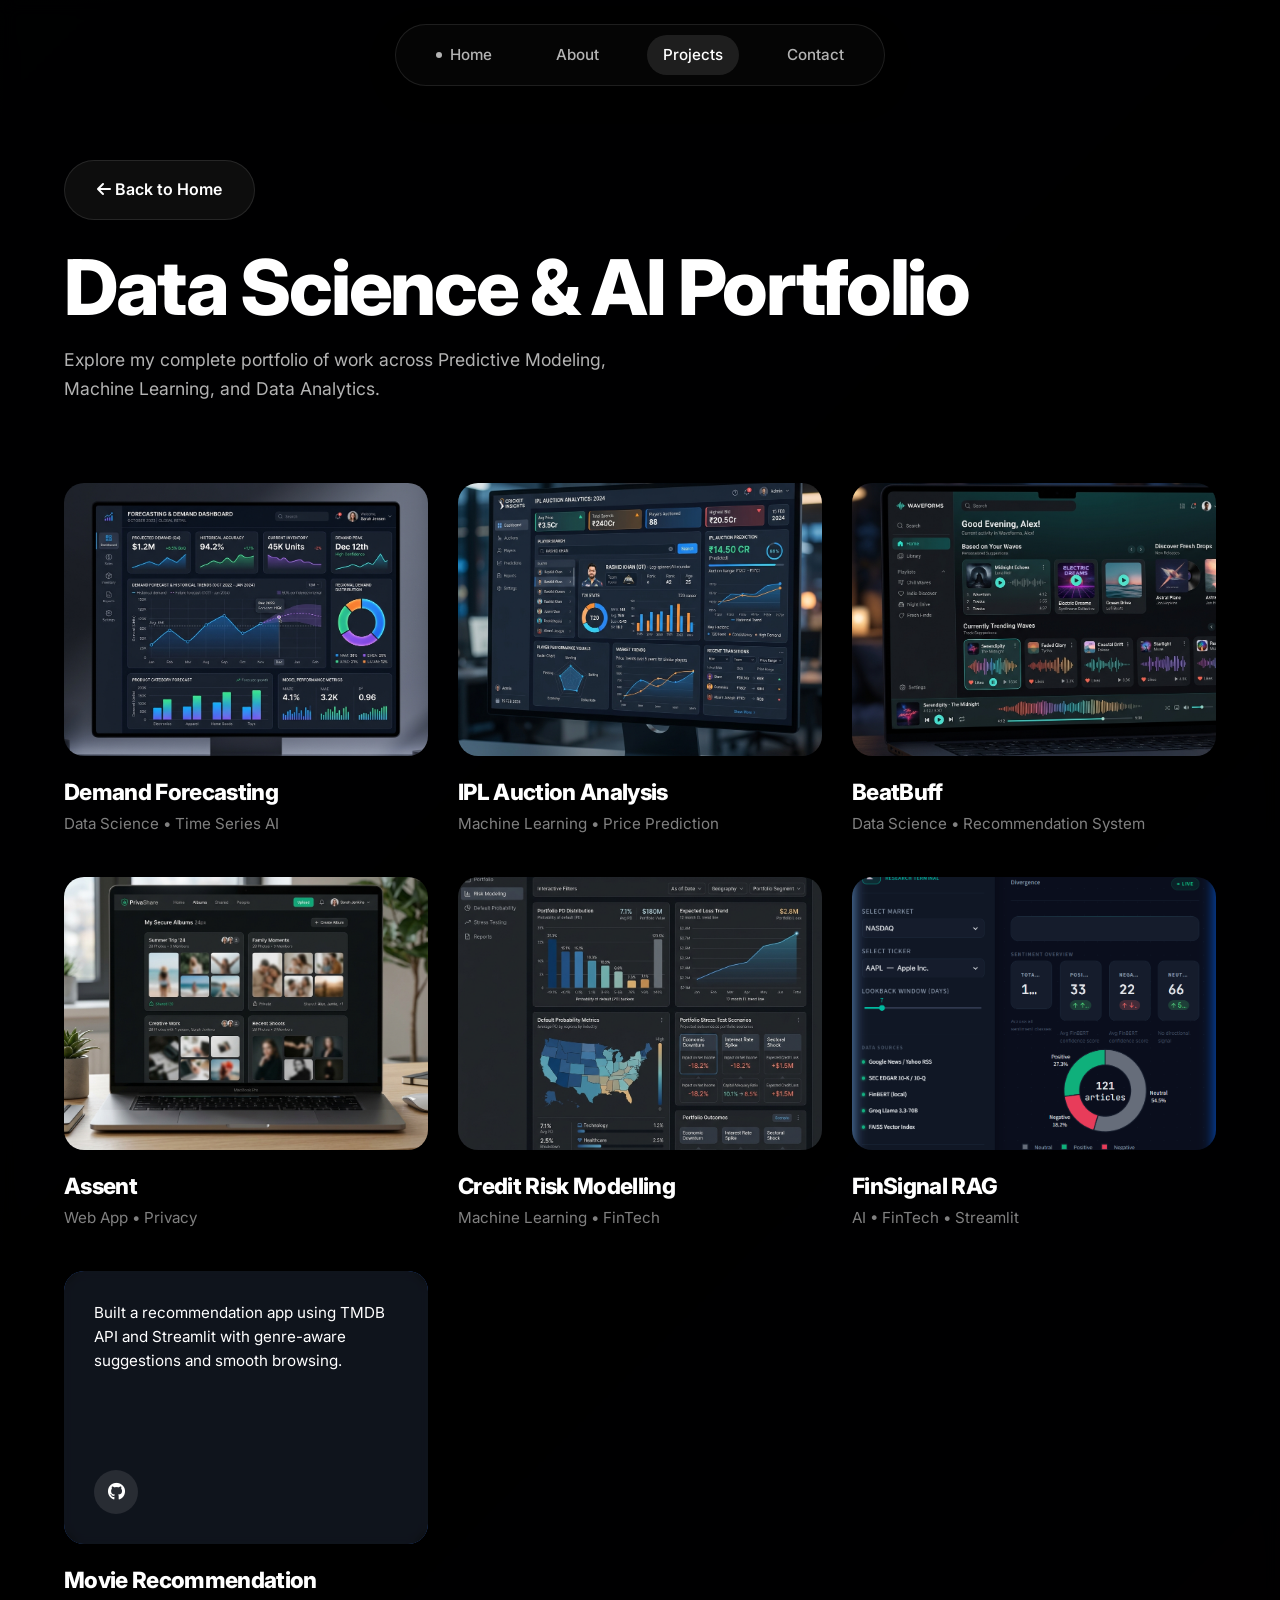
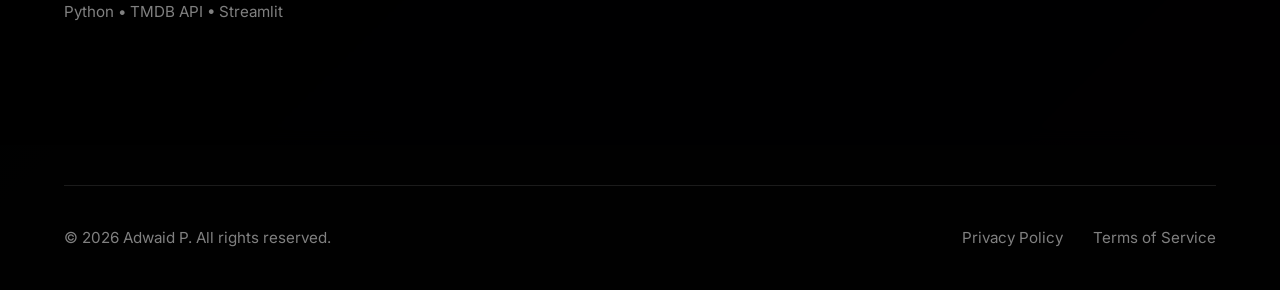
<file: projects/index.html>
<!DOCTYPE html>
<html lang="en">
<head>
    <meta charset="UTF-8" />
    <meta name="viewport" content="width=device-width, initial-scale=1.0" />
    <title>Data Science Projects | Machine Learning & EDA | Adwaid P</title>

    <link rel="preconnect" href="https://fonts.googleapis.com" />
    <link rel="preconnect" href="https://fonts.gstatic.com" crossorigin />
    <link href="https://fonts.googleapis.com/css2?family=Inter:wght@300;400;500;600;700;800&display=swap" rel="stylesheet">

    <link rel="stylesheet" href="https://cdnjs.cloudflare.com/ajax/libs/font-awesome/6.4.0/css/all.min.css" crossorigin="anonymous" referrerpolicy="no-referrer" />
    <link rel="stylesheet" href="../css/styles.css" />

    <meta name="description" content="Explore data analytics projects by Adwaid P, featuring Time Series Forecasting, Exploratory Data Analysis (EDA), and Machine Learning models using Python." />
    <meta name="keywords" content="Adwaid P Projects, Data Science Projects, Machine Learning, Data Analysis, Python, SQL, Power BI, EDA, Time Series Forecasting, Predictive Modeling" />
    <meta name="author" content="Adwaid P" />
    <meta name="robots" content="index, follow, max-image-preview:large" />
    <meta name="theme-color" content="#0D0D0D" />
    <link rel="canonical" href="https://adwaidp23.github.io/portfolio/projects/" />
    
    <meta property="og:title" content="Data Science Projects | Machine Learning & EDA | Adwaid P" />
    <meta property="og:description" content="Explore data analytics projects by Adwaid P, featuring Time Series Forecasting, Exploratory Data Analysis (EDA), and Machine Learning models using Python." />
    <meta property="og:image" content="https://adwaidp23.github.io/portfolio/assets/profile.jpeg" />
    <meta property="og:url" content="https://adwaidp23.github.io/portfolio/projects/" />
    <meta property="og:type" content="website" />
    <meta property="og:locale" content="en_US" />
    
    <meta name="twitter:card" content="summary_large_image" />
    <meta name="twitter:title" content="Data Science Projects | Machine Learning & EDA | Adwaid P" />
    <meta name="twitter:description" content="Explore data analytics projects by Adwaid P, featuring Time Series Forecasting, EDA, and Machine Learning models using Python." />
    <meta name="twitter:image" content="https://adwaidp23.github.io/portfolio/assets/profile.jpeg" />

    <script type="application/ld+json">
    {
      "@context": "https://schema.org",
      "@type": "CollectionPage",
      "name": "Data Science & Machine Learning Projects by Adwaid P",
      "url": "https://adwaidp23.github.io/portfolio/projects/",
      "description": "Portfolio of Data Analysis, Machine Learning, and Predictive Modeling projects.",
      "author": {
        "@type": "Person",
        "name": "Adwaid P"
      }
    }
    </script>
</head>
<body class="bg-projects">
    
    <header class="navbar-wrapper">
        <nav class="navbar" aria-label="Main navigation">
            <ul class="nav-menu" id="nav-menu">
                <li><a href="../index.html#home"><span class="nav-icon"></span> Home</a></li>
                <li><a href="../index.html#about">About</a></li>
                <li><a href="../index.html#projects" class="nav-active">Projects</a></li>
                <li><a href="../index.html#contact">Contact</a></li>
            </ul>
            <button class="nav-toggle" aria-controls="nav-menu" aria-expanded="false" aria-label="Toggle navigation">
                <span class="burger-icon"></span>
            </button>
        </nav>
    </header>

    <main id="main-content">
        <section class="projects-section bg-ink" style="padding-top: 160px; min-height: 100vh;">
            <div class="container">
                <div class="projects-header">
                    <div class="projects-header-left">
                        <a href="../index.html#projects" class="btn btn-ghost" style="margin-bottom: 30px; display: inline-block;"><i class="fas fa-arrow-left"></i> Back to Home</a>
                        <h2 class="projects-title">Data Science & AI Portfolio</h2>
                        <p class="projects-desc">Explore my complete portfolio of work across Predictive Modeling, Machine Learning, and Data Analytics.</p>
                    </div>
                </div>

                <div class="projects-grid">
                    <!-- Project 1 -->
                    <div class="project-item">
                        <div class="project-mockup">
                            <img src="../assets/projects/demand_forecasting.png" alt="Demand Forecasting Dashboard" class="project-img">
                            <div class="project-overlay">
                                <p>Developed an end-to-end demand forecasting system to predict future sales using ARIMA and Prophet models.</p>
                                <div class="project-links">
                                    <a href="https://github.com/adwaidp23/Market-Data-Analytics" target="_blank" aria-label="GitHub"><i class="fab fa-github"></i></a>
                                    <a href="demand-forecasting.html" aria-label="Case Study"><i class="fas fa-arrow-right"></i></a>
                                </div>
                            </div>
                        </div>
                        <h3 class="project-name">Demand Forecasting</h3>
                        <p class="project-meta">Data Science • Time Series AI</p>
                    </div>
                    <!-- Project 2 -->
                    <div class="project-item">
                        <div class="project-mockup">
                            <img src="../assets/projects/ipl_auction.png" alt="IPL Auction Analysis Dashboard" class="project-img">
                            <div class="project-overlay">
                                <p>Built a machine learning system to analyze IPL auction data, identify pricing patterns, and predict player valuations.</p>
                                <div class="project-links">
                                    <a href="https://github.com/adwaidp23/ipl-data-science-project" target="_blank" aria-label="GitHub"><i class="fab fa-github"></i></a>
                                    <a href="ipl-auction-analysis.html" aria-label="Case Study"><i class="fas fa-arrow-right"></i></a>
                                </div>
                            </div>
                        </div>
                        <h3 class="project-name">IPL Auction Analysis</h3>
                        <p class="project-meta">Machine Learning • Price Prediction</p>
                    </div>
                    <!-- Project 3 -->
                    <div class="project-item">
                        <div class="project-mockup">
                            <img src="../assets/projects/beatbuff.png" alt="BeatBuff Music Recommendation System" class="project-img">
                            <div class="project-overlay">
                                <p>Built a recommendation system that analyzes user preferences and audio features to deliver personalized song suggestions.</p>
                                <div class="project-links">
                                    <a href="https://github.com/adwaidp23/BeatBuff" target="_blank" aria-label="GitHub"><i class="fab fa-github"></i></a>
                                    <a href="beatbuff.html" aria-label="Case Study"><i class="fas fa-arrow-right"></i></a>
                                </div>
                            </div>
                        </div>
                        <h3 class="project-name">BeatBuff</h3>
                        <p class="project-meta">Data Science • Recommendation System</p>
                    </div>
                    <!-- Project 4 -->
                    <div class="project-item">
                        <div class="project-mockup">
                            <img src="../assets/projects/assent.png" alt="Assent Privacy Photo Sharing App" class="project-img">
                            <div class="project-overlay">
                                <p>Developed a privacy-focused web application enabling controlled photo sharing with identity-based access.</p>
                                <div class="project-links">
                                    <a href="https://github.com/adwaidp23/Assent" target="_blank" aria-label="GitHub"><i class="fab fa-github"></i></a>
                                    <a href="assent.html" aria-label="Case Study"><i class="fas fa-arrow-right"></i></a>
                                </div>
                            </div>
                        </div>
                        <h3 class="project-name">Assent</h3>
                        <p class="project-meta">Web App • Privacy</p>
                    </div>
                    <!-- Project 5 -->
                    <div class="project-item">
                        <div class="project-mockup">
                            <img src="../assets/projects/credit_risk.png" alt="Credit Risk Modelling Dashboard" class="project-img">
                            <div class="project-overlay">
                                <p>Built a deployed credit risk platform that predicts borrower default probability and stress-tests loan portfolios.</p>
                                <div class="project-links">
                                    <a href="https://adwaidp23-credit-risk-modeling-app.streamlit.app/" target="_blank" aria-label="Live Demo"><i class="fas fa-play"></i></a>
                                    <a href="https://github.com/adwaidp23/credit-risk-modeling" target="_blank" aria-label="GitHub"><i class="fab fa-github"></i></a>
                                    <a href="credit-risk-modeling.html" aria-label="Case Study"><i class="fas fa-arrow-right"></i></a>
                                </div>
                            </div>
                        </div>
                        <h3 class="project-name">Credit Risk Modelling</h3>
                        <p class="project-meta">Machine Learning • FinTech</p>
                    </div>
                    <!-- Project 6 (FinSignal RAG) -->
                    <div class="project-item">
                        <div class="project-mockup">
                            <img src="../assets/projects/finsignal_rag.png" alt="FinSignal RAG Financial Research Terminal" class="project-img">
                            <div class="project-overlay">
                                <p>Developed FinSignal RAG, an AI-powered financial research terminal enabling intelligent document analysis and query synthesis.</p>
                                <div class="project-links">
                                    <a href="https://finsignal-rag.streamlit.app/" target="_blank" aria-label="Live Demo"><i class="fas fa-play"></i></a>
                                    <a href="https://github.com/adwaidp23/finsignal-rag" target="_blank" aria-label="GitHub"><i class="fab fa-github"></i></a>
                                </div>
                            </div>
                        </div>
                        <h3 class="project-name">FinSignal RAG</h3>
                        <p class="project-meta">AI • FinTech • Streamlit</p>
                    </div>
                    <!-- Project 7 (Movie Recommendation) -->
                    <div class="project-item">
                        <div class="project-mockup" style="background-color: #1e3c72;">
                            <div class="project-overlay" style="opacity: 1;">
                                <p>Built a recommendation app using TMDB API and Streamlit with genre-aware suggestions and smooth browsing.</p>
                                <div class="project-links">
                                    <a href="https://github.com/adwaidp23/movie-recommendation" target="_blank" aria-label="GitHub"><i class="fab fa-github"></i></a>
                                </div>
                            </div>
                        </div>
                        <h3 class="project-name">Movie Recommendation</h3>
                        <p class="project-meta">Python • TMDB API • Streamlit</p>
                    </div>
                </div>
            </div>
        </section>
    </main>

    <footer class="site-footer bg-ink">
        <div class="container">
            <div class="footer-bottom">
                <p>&copy; <span id="current-year"></span> Adwaid P. All rights reserved.</p>
                <div class="footer-links">
                    <a href="#">Privacy Policy</a>
                    <a href="#">Terms of Service</a>
                </div>
            </div>
        </div>
    </footer>

    <script src="../js/script.js"></script>
</body>
</html>
</file>
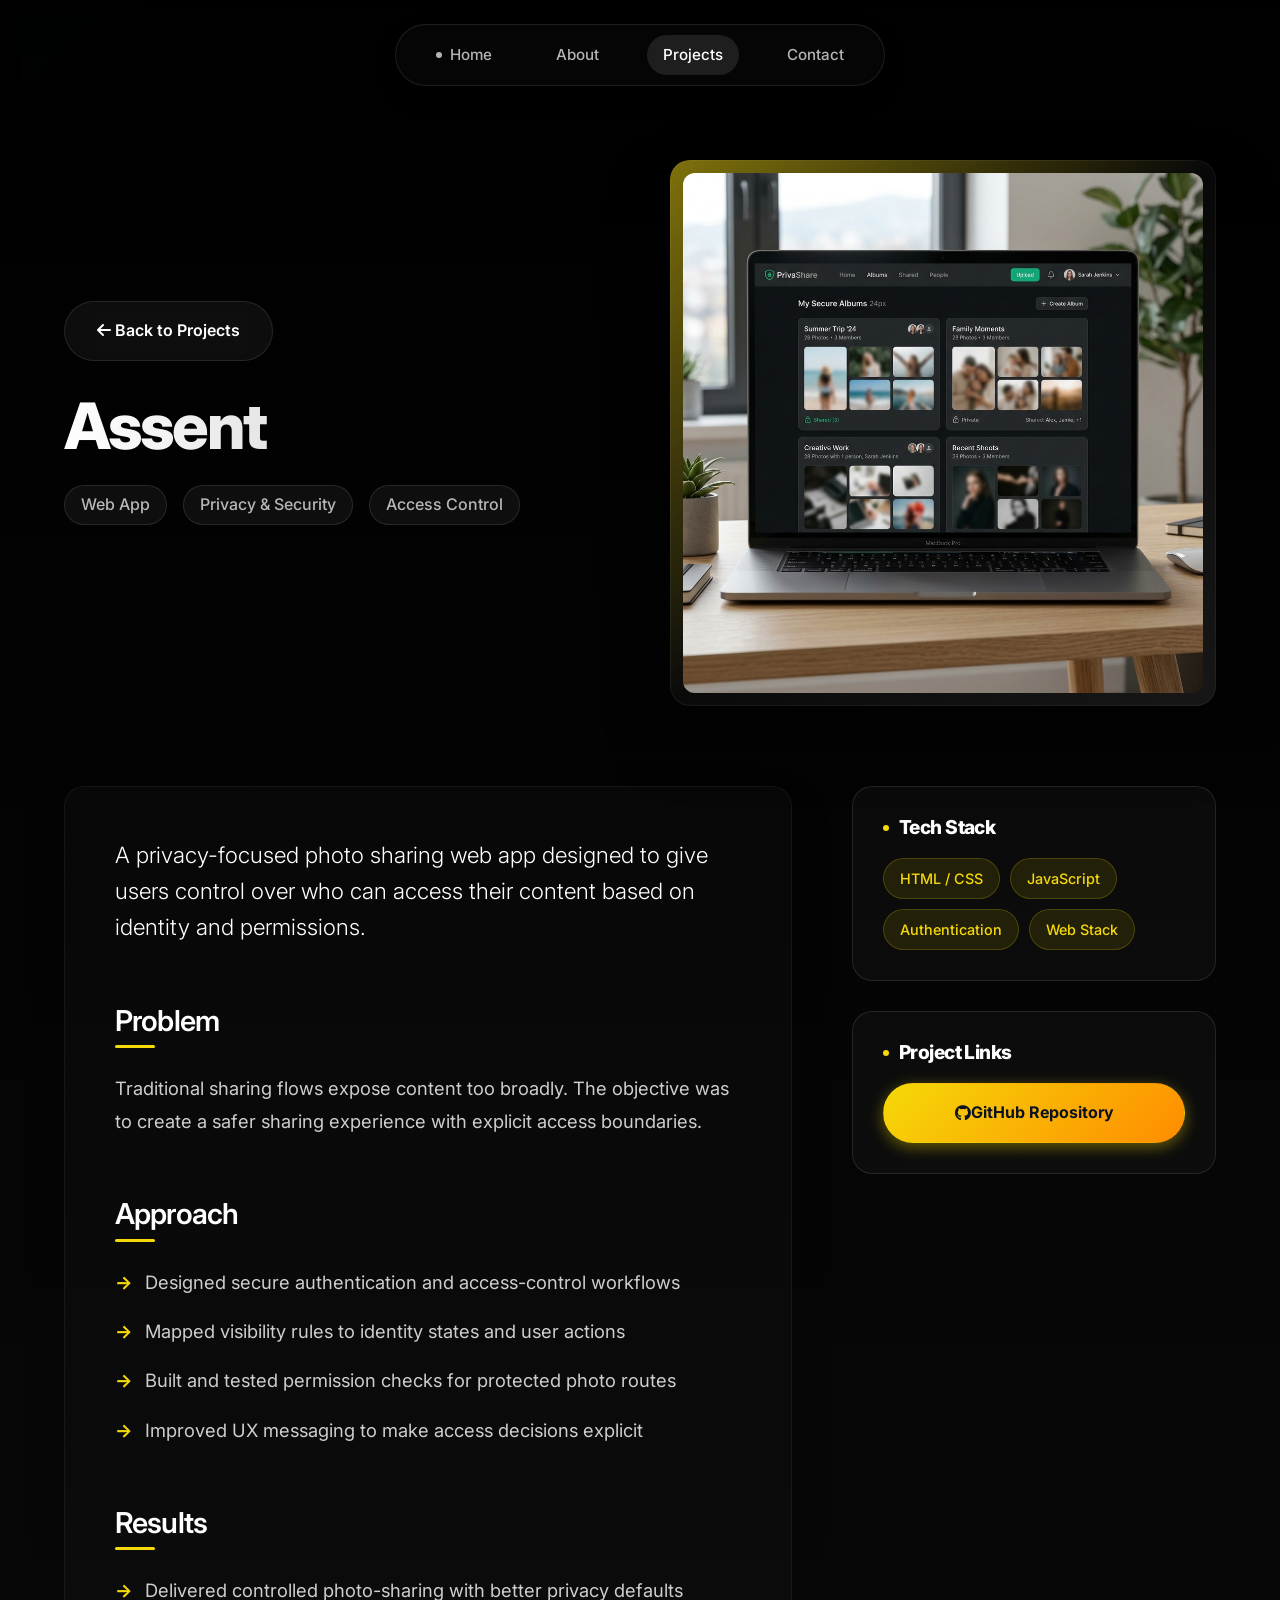
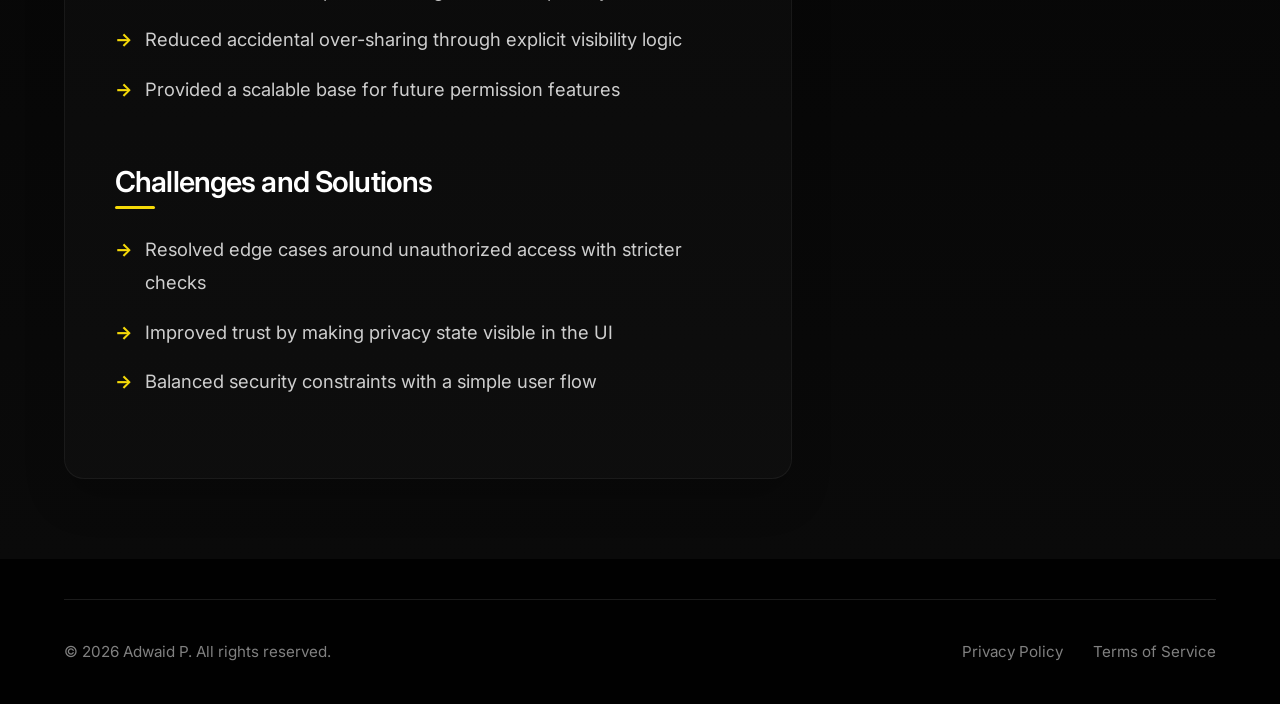
<file: projects/assent.html>
<!DOCTYPE html>
<html lang="en">
<head>
    <meta charset="UTF-8" />
    <meta name="viewport" content="width=device-width, initial-scale=1.0" />
    <title>Assent Case Study | Secure Web App Data Architecture | Adwaid P</title>

    <link rel="preconnect" href="https://fonts.googleapis.com" />
    <link rel="preconnect" href="https://fonts.gstatic.com" crossorigin />
    <link href="https://fonts.googleapis.com/css2?family=Inter:wght@300;400;500;600;700;800&display=swap" rel="stylesheet">

    <link rel="stylesheet" href="https://cdnjs.cloudflare.com/ajax/libs/font-awesome/6.4.0/css/all.min.css" crossorigin="anonymous" referrerpolicy="no-referrer" />
    <link rel="stylesheet" href="../css/styles.css" />

    <meta name="description" content="Case study for Assent, a privacy-focused photo sharing web application with secure data architecture and SQL backend by Adwaid P." />
    <meta name="keywords" content="Data Architecture, SQL, Web Development, Privacy, MySQL, Database Management" />
    <meta name="robots" content="index, follow, max-image-preview:large" />
    <meta name="theme-color" content="#0D0D0D" />
    <link rel="canonical" href="https://adwaidp23.github.io/portfolio/projects/assent.html" />
    
    <meta property="og:title" content="Assent Case Study | Secure Web App Data Architecture | Adwaid P" />
    <meta property="og:description" content="Case study for Assent, a privacy-focused photo sharing web application with secure SQL data architecture." />
    <meta property="og:image" content="https://adwaidp23.github.io/portfolio/assets/projects/assent.png" />
    <meta property="og:url" content="https://adwaidp23.github.io/portfolio/projects/assent.html" />
    <meta property="og:type" content="article" />
    
    <meta name="twitter:card" content="summary_large_image" />
    <meta name="twitter:title" content="Assent Case Study | Secure Web App Data Architecture" />
    <meta name="twitter:description" content="Case study for Assent, a privacy-focused web application utilizing a secure SQL backend." />
    <meta name="twitter:image" content="https://adwaidp23.github.io/portfolio/assets/projects/assent.png" />

    <script type="application/ld+json">
    {
      "@context": "https://schema.org",
      "@type": "CreativeWork",
      "name": "Assent Web Application",
      "author": {
        "@type": "Person",
        "name": "Adwaid P"
      },
      "url": "https://adwaidp23.github.io/portfolio/projects/assent.html",
      "description": "Case study for Assent, a privacy-focused photo sharing web application.",
      "keywords": "Web Development, SQL, Database Architecture, MySQL"
    }
    </script>
</head>
<body class="bg-projects">
    
    <header class="navbar-wrapper">
        <nav class="navbar" aria-label="Main navigation">
            <ul class="nav-menu" id="nav-menu">
                <li><a href="../index.html#home"><span class="nav-icon"></span> Home</a></li>
                <li><a href="../index.html#about">About</a></li>
                <li><a href="../index.html#projects" class="nav-active">Projects</a></li>
                <li><a href="../index.html#contact">Contact</a></li>
            </ul>
            <button class="nav-toggle" aria-controls="nav-menu" aria-expanded="false" aria-label="Toggle navigation">
                <span class="burger-icon"></span>
            </button>
        </nav>
    </header>

    <main id="main-content">
        <section class="case-study-section">
            <div class="container">
                <div class="case-study-header-layout">
                    <div class="case-study-hero">
                        <a href="../index.html#projects" class="btn btn-ghost" style="margin-bottom: 30px; display: inline-block;"><i class="fas fa-arrow-left"></i> Back to Projects</a>
                        <h1 class="case-study-title">Assent</h1>
                        <div class="case-study-meta">
                            <span>Web App</span>
                            <span>Privacy & Security</span>
                            <span>Access Control</span>
                        </div>
                    </div>
                    <div class="case-study-image-wrapper">
                        <img src="../assets/projects/assent.png" alt="Assent Web App" class="case-study-image">
                    </div>
                </div>

                <div class="case-study-layout">
                    <div class="case-study-content">
                        <p class="case-lead">A privacy-focused photo sharing web app designed to give users control over who can access their content based on identity and permissions.</p>

                        <div class="case-study-body">
                            <h2>Problem</h2>
                            <p>Traditional sharing flows expose content too broadly. The objective was to create a safer sharing experience with explicit access boundaries.</p>

                            <h2>Approach</h2>
                            <ul>
                                <li>Designed secure authentication and access-control workflows</li>
                                <li>Mapped visibility rules to identity states and user actions</li>
                                <li>Built and tested permission checks for protected photo routes</li>
                                <li>Improved UX messaging to make access decisions explicit</li>
                            </ul>

                            <h2>Results</h2>
                            <ul>
                                <li>Delivered controlled photo-sharing with better privacy defaults</li>
                                <li>Reduced accidental over-sharing through explicit visibility logic</li>
                                <li>Provided a scalable base for future permission features</li>
                            </ul>

                            <h2>Challenges and Solutions</h2>
                            <ul>
                                <li>Resolved edge cases around unauthorized access with stricter checks</li>
                                <li>Improved trust by making privacy state visible in the UI</li>
                                <li>Balanced security constraints with a simple user flow</li>
                            </ul>
                        </div>
                    </div>

                    <aside class="case-study-sidebar">
                        <div class="case-study-sidebar-card">
                            <h3>Tech Stack</h3>
                            <ul class="tech-stack-list">
                                <li>HTML / CSS</li>
                                <li>JavaScript</li>
                                <li>Authentication</li>
                                <li>Web Stack</li>
                            </ul>
                        </div>
                        <div class="case-study-sidebar-card">
                            <h3>Project Links</h3>
                            <div class="case-study-actions" style="margin-top: 0; display: flex; flex-direction: column; gap: 15px;">
                                <a href="https://github.com/adwaidp23/Assent" class="btn btn-premium" target="_blank" rel="noopener noreferrer" style="width: 100%;">
                                    <i class="fab fa-github"></i> GitHub Repository
                                </a>
                            </div>
                        </div>
                    </aside>
                </div>
            </div>
        </section>
    </main>

    <footer class="site-footer bg-ink">
        <div class="container">
            <div class="footer-bottom">
                <p>&copy; <span id="current-year"></span> Adwaid P. All rights reserved.</p>
                <div class="footer-links">
                    <a href="#">Privacy Policy</a>
                    <a href="#">Terms of Service</a>
                </div>
            </div>
        </div>
    </footer>

    <script src="../js/script.js"></script>
</body>
</html>
</file>
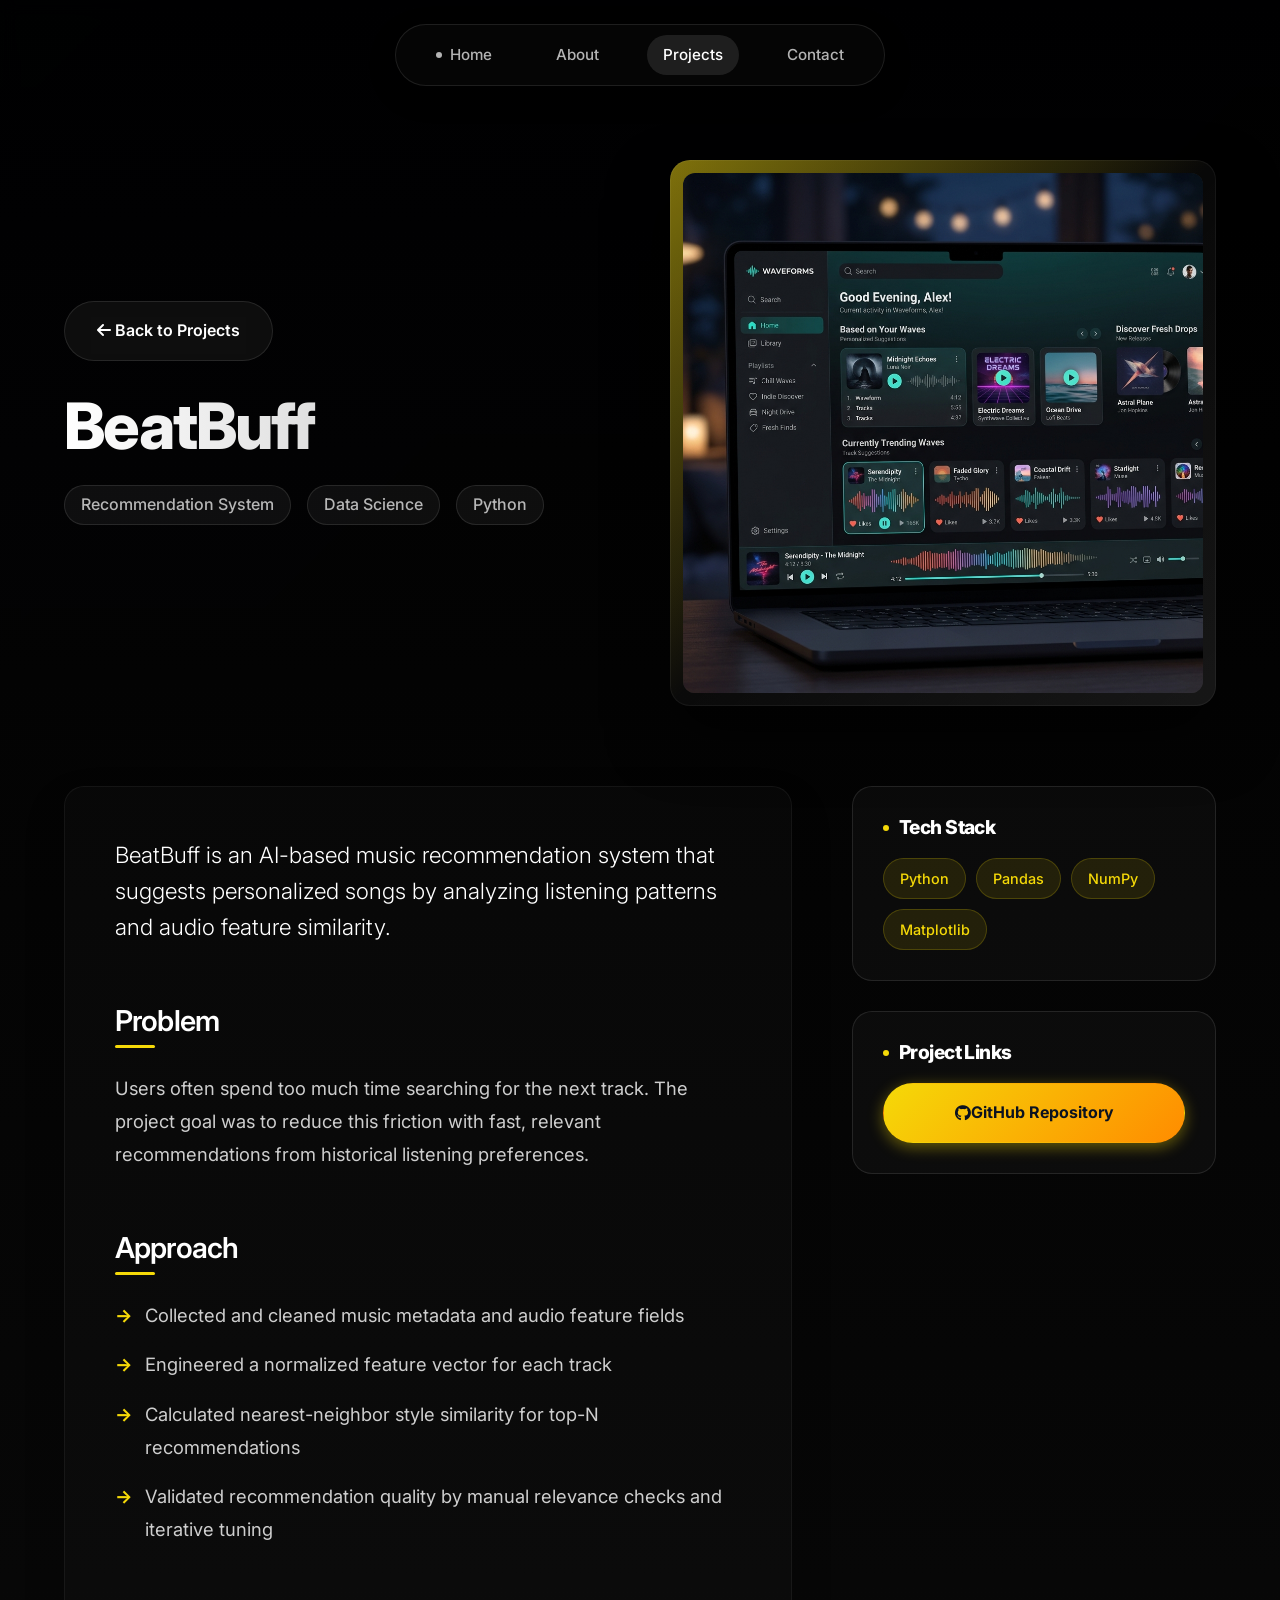
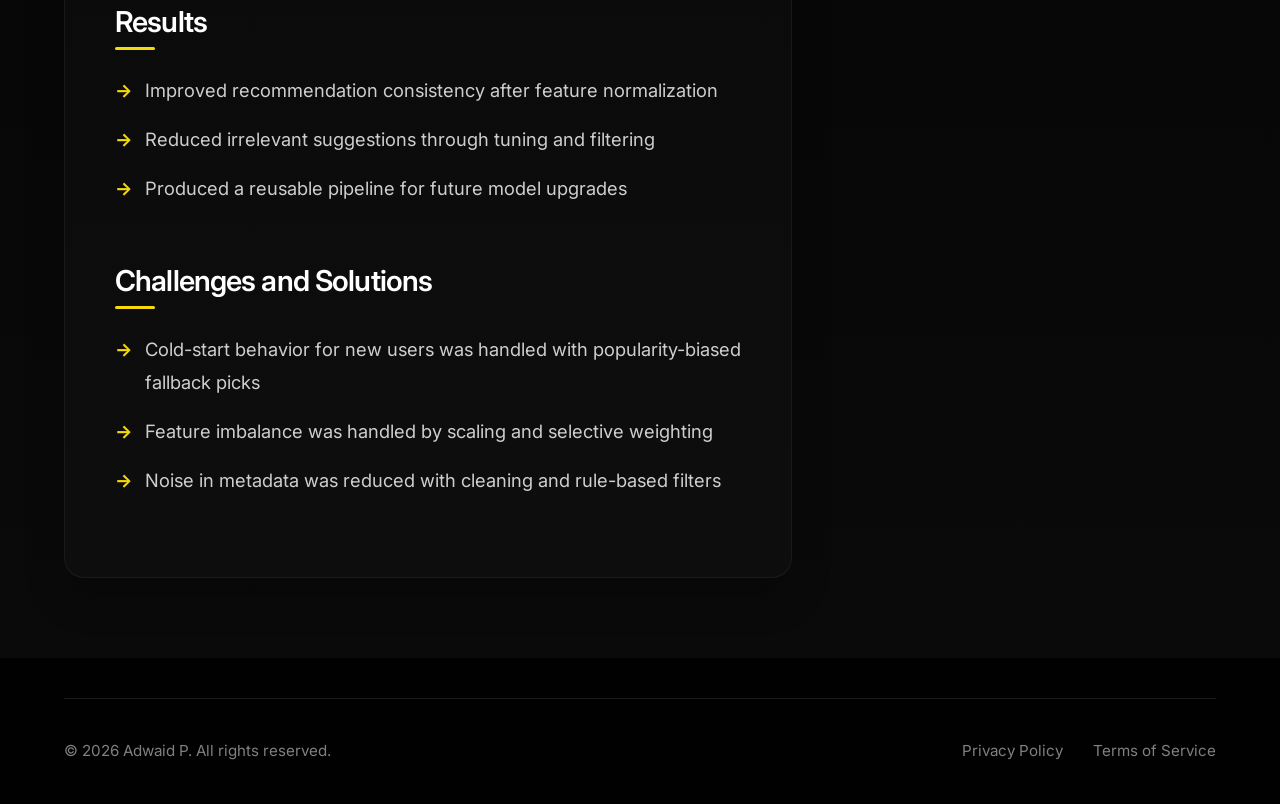
<file: projects/beatbuff.html>
<!DOCTYPE html>
<html lang="en">
<head>
    <meta charset="UTF-8" />
    <meta name="viewport" content="width=device-width, initial-scale=1.0" />
    <title>AI Music Recommendation System | BeatBuff | Adwaid P</title>

    <link rel="preconnect" href="https://fonts.googleapis.com" />
    <link rel="preconnect" href="https://fonts.gstatic.com" crossorigin />
    <link href="https://fonts.googleapis.com/css2?family=Inter:wght@300;400;500;600;700;800&display=swap" rel="stylesheet">

    <link rel="stylesheet" href="https://cdnjs.cloudflare.com/ajax/libs/font-awesome/6.4.0/css/all.min.css" crossorigin="anonymous" referrerpolicy="no-referrer" />
    <link rel="stylesheet" href="../css/styles.css" />

    <meta name="description" content="BeatBuff is an AI-based music recommendation system utilizing Python, Pandas, and Data Analytics by Adwaid P." />
    <meta name="keywords" content="Recommendation System, Machine Learning, AI, Python, Pandas, Data Analytics, Artificial Intelligence" />
    <meta name="robots" content="index, follow, max-image-preview:large" />
    <meta name="theme-color" content="#0D0D0D" />
    <link rel="canonical" href="https://adwaidp23.github.io/portfolio/projects/beatbuff.html" />
    
    <meta property="og:title" content="AI Music Recommendation System | BeatBuff | Adwaid P" />
    <meta property="og:description" content="BeatBuff is an AI-based music recommendation system utilizing Python and Data Analytics by Adwaid P." />
    <meta property="og:image" content="https://adwaidp23.github.io/portfolio/assets/projects/beatbuff.png" />
    <meta property="og:url" content="https://adwaidp23.github.io/portfolio/projects/beatbuff.html" />
    <meta property="og:type" content="article" />
    
    <meta name="twitter:card" content="summary_large_image" />
    <meta name="twitter:title" content="AI Music Recommendation System | BeatBuff | Adwaid P" />
    <meta name="twitter:description" content="BeatBuff is an AI-based music recommendation system utilizing Python and Data Analytics." />
    <meta name="twitter:image" content="https://adwaidp23.github.io/portfolio/assets/projects/beatbuff.png" />

    <script type="application/ld+json">
    {
      "@context": "https://schema.org",
      "@type": "CreativeWork",
      "name": "BeatBuff AI Music Recommendation System",
      "author": {
        "@type": "Person",
        "name": "Adwaid P"
      },
      "url": "https://adwaidp23.github.io/portfolio/projects/beatbuff.html",
      "description": "BeatBuff is an AI-based music recommendation system that suggests personalized songs by analyzing listening patterns and audio feature similarity.",
      "keywords": "Artificial Intelligence, Recommendation System, Machine Learning, Python, Data Analytics"
    }
    </script>
</head>
<body class="bg-projects">
    
    <header class="navbar-wrapper">
        <nav class="navbar" aria-label="Main navigation">
            <ul class="nav-menu" id="nav-menu">
                <li><a href="../index.html#home"><span class="nav-icon"></span> Home</a></li>
                <li><a href="../index.html#about">About</a></li>
                <li><a href="../index.html#projects" class="nav-active">Projects</a></li>
                <li><a href="../index.html#contact">Contact</a></li>
            </ul>
            <button class="nav-toggle" aria-controls="nav-menu" aria-expanded="false" aria-label="Toggle navigation">
                <span class="burger-icon"></span>
            </button>
        </nav>
    </header>

    <main id="main-content">
        <section class="case-study-section">
            <div class="container">
                <div class="case-study-header-layout">
                    <div class="case-study-hero">
                        <a href="../index.html#projects" class="btn btn-ghost" style="margin-bottom: 30px; display: inline-block;"><i class="fas fa-arrow-left"></i> Back to Projects</a>
                        <h1 class="case-study-title">BeatBuff</h1>
                        <div class="case-study-meta">
                            <span>Recommendation System</span>
                            <span>Data Science</span>
                            <span>Python</span>
                        </div>
                    </div>
                    <div class="case-study-image-wrapper">
                        <img src="../assets/projects/beatbuff.png" alt="BeatBuff AI Music Recommendation System" class="case-study-image">
                    </div>
                </div>

                <div class="case-study-layout">
                    <div class="case-study-content">
                        <p class="case-lead">BeatBuff is an AI-based music recommendation system that suggests personalized songs by analyzing listening patterns and audio feature similarity.</p>
                        
                        <div class="case-study-body">
                            <h2>Problem</h2>
                            <p>Users often spend too much time searching for the next track. The project goal was to reduce this friction with fast, relevant recommendations from historical listening preferences.</p>

                            <h2>Approach</h2>
                            <ul>
                                <li>Collected and cleaned music metadata and audio feature fields</li>
                                <li>Engineered a normalized feature vector for each track</li>
                                <li>Calculated nearest-neighbor style similarity for top-N recommendations</li>
                                <li>Validated recommendation quality by manual relevance checks and iterative tuning</li>
                            </ul>

                            <h2>Results</h2>
                            <ul>
                                <li>Improved recommendation consistency after feature normalization</li>
                                <li>Reduced irrelevant suggestions through tuning and filtering</li>
                                <li>Produced a reusable pipeline for future model upgrades</li>
                            </ul>

                            <h2>Challenges and Solutions</h2>
                            <ul>
                                <li>Cold-start behavior for new users was handled with popularity-biased fallback picks</li>
                                <li>Feature imbalance was handled by scaling and selective weighting</li>
                                <li>Noise in metadata was reduced with cleaning and rule-based filters</li>
                            </ul>
                        </div>
                    </div>

                    <aside class="case-study-sidebar">
                        <div class="case-study-sidebar-card">
                            <h3>Tech Stack</h3>
                            <ul class="tech-stack-list">
                                <li>Python</li>
                                <li>Pandas</li>
                                <li>NumPy</li>
                                <li>Matplotlib</li>
                            </ul>
                        </div>
                        <div class="case-study-sidebar-card">
                            <h3>Project Links</h3>
                            <div class="case-study-actions" style="margin-top: 0; display: flex; flex-direction: column; gap: 15px;">
                                <a href="https://github.com/adwaidp23/BeatBuff" class="btn btn-premium" target="_blank" rel="noopener noreferrer" style="width: 100%;">
                                    <i class="fab fa-github"></i> GitHub Repository
                                </a>
                            </div>
                        </div>
                    </aside>
                </div>
            </div>
        </section>
    </main>

    <footer class="site-footer bg-ink">
        <div class="container">
            <div class="footer-bottom">
                <p>&copy; <span id="current-year"></span> Adwaid P. All rights reserved.</p>
                <div class="footer-links">
                    <a href="#">Privacy Policy</a>
                    <a href="#">Terms of Service</a>
                </div>
            </div>
        </div>
    </footer>

    <script src="../js/script.js"></script>
</body>
</html>
</file>
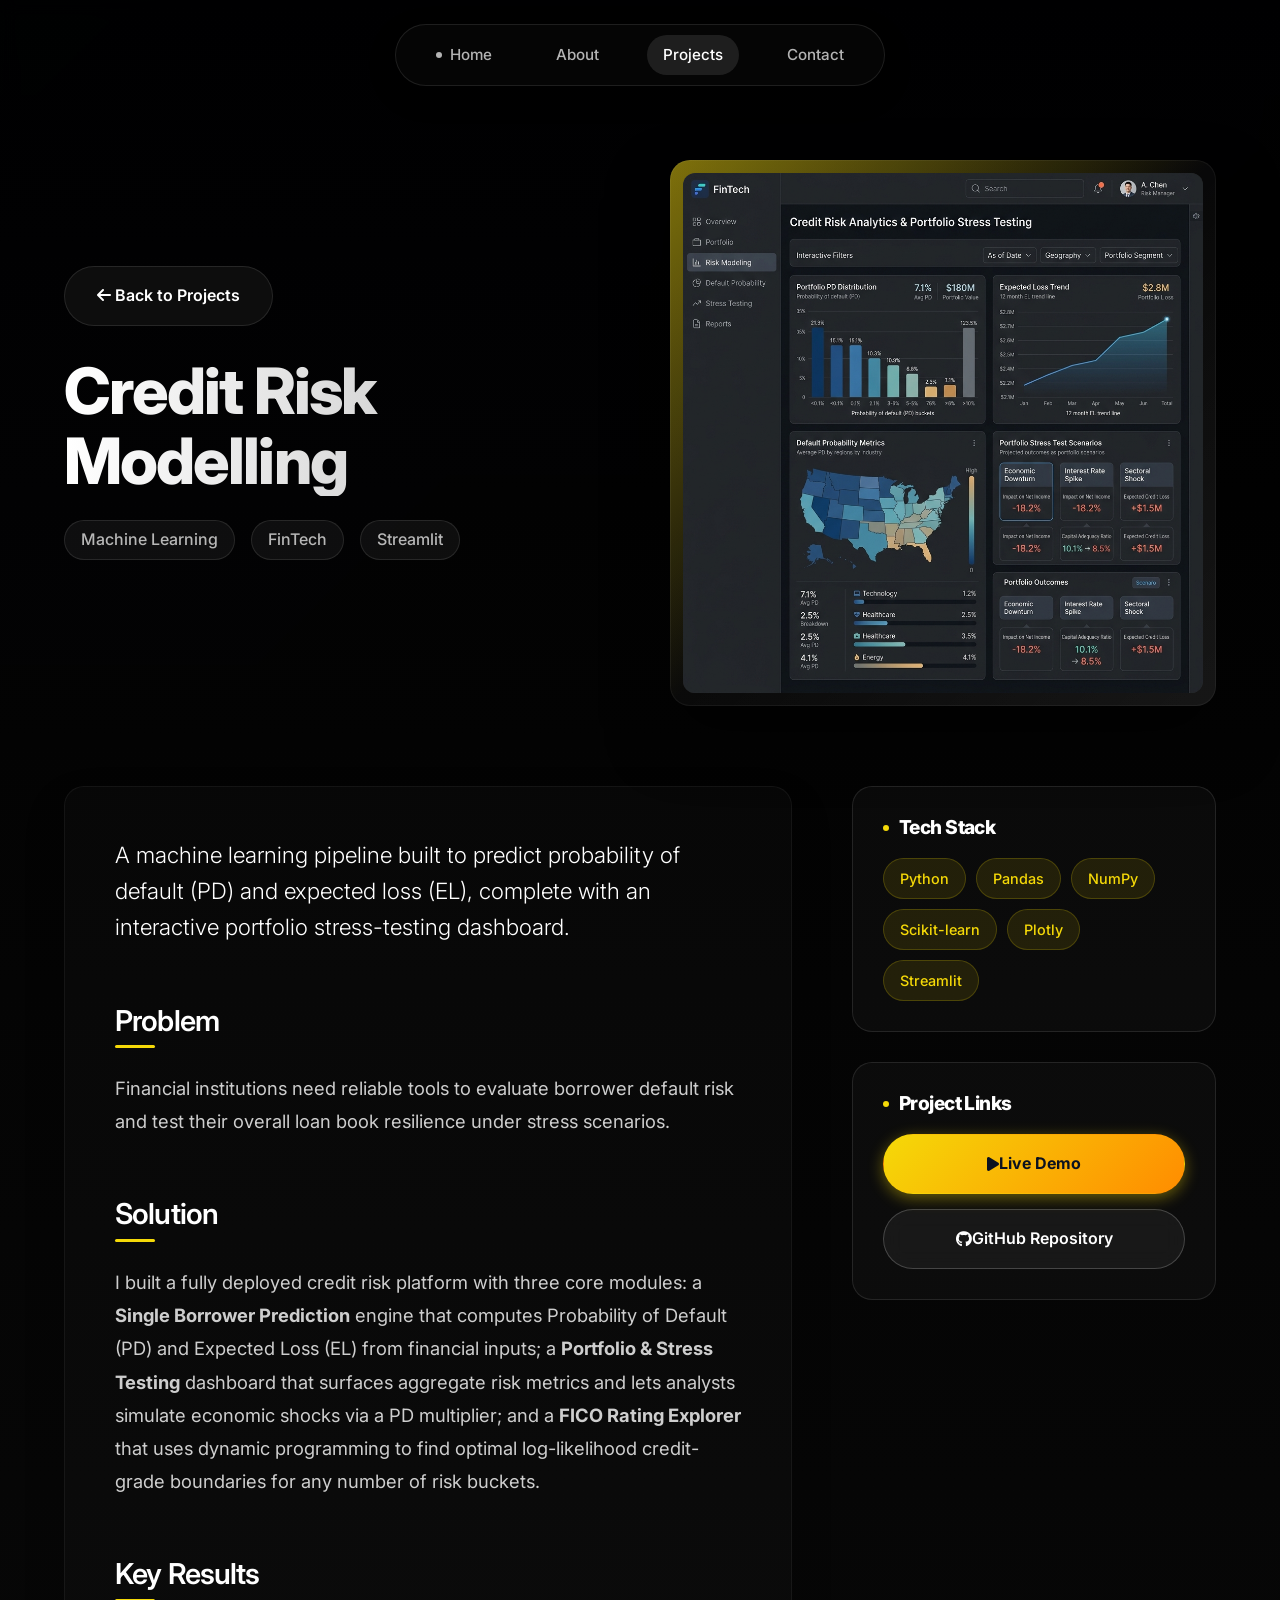
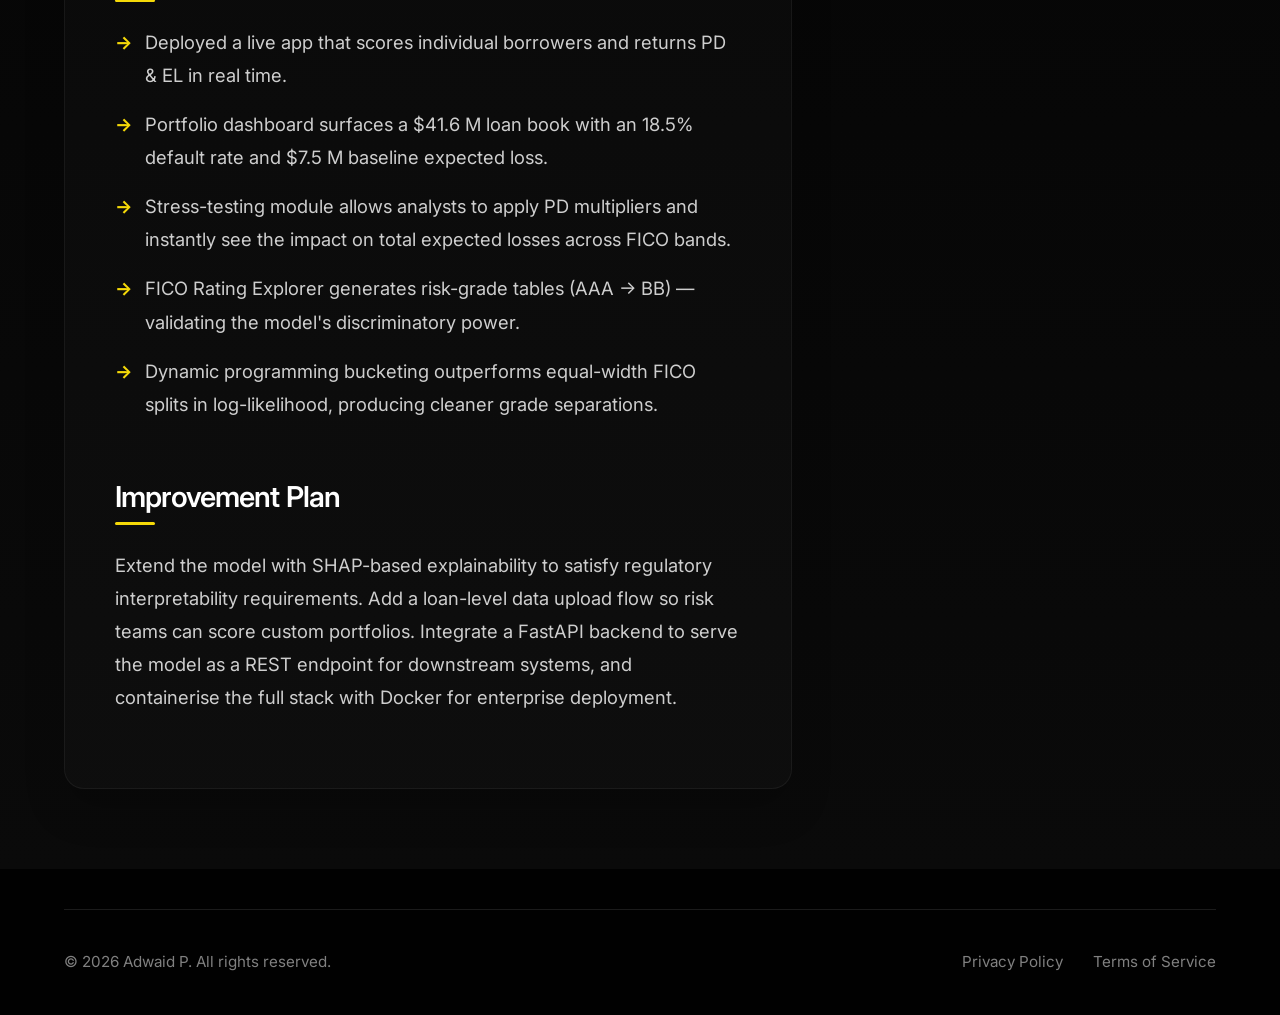
<file: projects/credit-risk-modeling.html>
<!DOCTYPE html>
<html lang="en">
<head>
    <meta charset="UTF-8" />
    <meta name="viewport" content="width=device-width, initial-scale=1.0" />
    <title>Credit Risk Modeling Case Study | Predictive Modeling | Adwaid P</title>

    <link rel="preconnect" href="https://fonts.googleapis.com" />
    <link rel="preconnect" href="https://fonts.gstatic.com" crossorigin />
    <link href="https://fonts.googleapis.com/css2?family=Inter:wght@300;400;500;600;700;800&display=swap" rel="stylesheet">

    <link rel="stylesheet" href="https://cdnjs.cloudflare.com/ajax/libs/font-awesome/6.4.0/css/all.min.css" crossorigin="anonymous" referrerpolicy="no-referrer" />
    <link rel="stylesheet" href="../css/styles.css" />

    <meta name="description" content="Case study for a deployed Credit Risk Modeling System utilizing Machine Learning, Python, and Predictive Modeling by Adwaid P." />
    <meta name="keywords" content="Credit Risk Modeling, Machine Learning, Predictive Modeling, Python, Statistical Analysis, Data Analytics, Finance Analytics" />
    <meta name="robots" content="index, follow, max-image-preview:large" />
    <meta name="theme-color" content="#0D0D0D" />
    <link rel="canonical" href="https://adwaidp23.github.io/portfolio/projects/credit-risk-modeling.html" />
    
    <meta property="og:title" content="Credit Risk Modeling Case Study | Predictive Modeling | Adwaid P" />
    <meta property="og:description" content="Case study for a deployed Credit Risk Modeling System utilizing Machine Learning and Predictive Modeling." />
    <meta property="og:image" content="https://adwaidp23.github.io/portfolio/assets/projects/credit_risk.png" />
    <meta property="og:url" content="https://adwaidp23.github.io/portfolio/projects/credit-risk-modeling.html" />
    <meta property="og:type" content="article" />
    
    <meta name="twitter:card" content="summary_large_image" />
    <meta name="twitter:title" content="Credit Risk Modeling Case Study | Predictive Modeling" />
    <meta name="twitter:description" content="Case study for a deployed Credit Risk Modeling System utilizing Machine Learning." />
    <meta name="twitter:image" content="https://adwaidp23.github.io/portfolio/assets/projects/credit_risk.png" />

    <script type="application/ld+json">
    {
      "@context": "https://schema.org",
      "@type": "CreativeWork",
      "name": "Credit Risk Modeling System",
      "author": {
        "@type": "Person",
        "name": "Adwaid P"
      },
      "url": "https://adwaidp23.github.io/portfolio/projects/credit-risk-modeling.html",
      "description": "Case study for a deployed Credit Risk Modeling System using Predictive Modeling.",
      "keywords": "Machine Learning, Python, Predictive Modeling, Statistical Analysis, Data Analytics"
    }
    </script>
</head>
<body class="bg-projects">
    
    <header class="navbar-wrapper">
        <nav class="navbar" aria-label="Main navigation">
            <ul class="nav-menu" id="nav-menu">
                <li><a href="../index.html#home"><span class="nav-icon"></span> Home</a></li>
                <li><a href="../index.html#about">About</a></li>
                <li><a href="../index.html#projects" class="nav-active">Projects</a></li>
                <li><a href="../index.html#contact">Contact</a></li>
            </ul>
            <button class="nav-toggle" aria-controls="nav-menu" aria-expanded="false" aria-label="Toggle navigation">
                <span class="burger-icon"></span>
            </button>
        </nav>
    </header>

    <main id="main-content">
        <section class="case-study-section">
            <div class="container">
                <div class="case-study-header-layout">
                    <div class="case-study-hero">
                        <a href="../index.html#projects" class="btn btn-ghost" style="margin-bottom: 30px; display: inline-block;"><i class="fas fa-arrow-left"></i> Back to Projects</a>
                        <h1 class="case-study-title">Credit Risk Modelling</h1>
                        <div class="case-study-meta">
                            <span>Machine Learning</span>
                            <span>FinTech</span>
                            <span>Streamlit</span>
                        </div>
                    </div>
                    <div class="case-study-image-wrapper">
                        <img src="../assets/projects/credit_risk.png" alt="Credit Risk Modelling" class="case-study-image">
                    </div>
                </div>

                <div class="case-study-layout">
                    <div class="case-study-content">
                        <p class="case-lead">A machine learning pipeline built to predict probability of default (PD) and expected loss (EL), complete with an interactive portfolio stress-testing dashboard.</p>
                        
                        <div class="case-study-body">
                            <h2>Problem</h2>
                            <p>Financial institutions need reliable tools to evaluate borrower default risk and test their overall loan book resilience under stress scenarios.</p>

                            <h2>Solution</h2>
                            <p>I built a fully deployed credit risk platform with three core modules: a <strong>Single Borrower Prediction</strong> engine that computes Probability of Default (PD) and Expected Loss (EL) from financial inputs; a <strong>Portfolio &amp; Stress Testing</strong> dashboard that surfaces aggregate risk metrics and lets analysts simulate economic shocks via a PD multiplier; and a <strong>FICO Rating Explorer</strong> that uses dynamic programming to find optimal log-likelihood credit-grade boundaries for any number of risk buckets.</p>

                            <h2>Key Results</h2>
                            <ul>
                                <li>Deployed a live app that scores individual borrowers and returns PD &amp; EL in real time.</li>
                                <li>Portfolio dashboard surfaces a $41.6 M loan book with an 18.5% default rate and $7.5 M baseline expected loss.</li>
                                <li>Stress-testing module allows analysts to apply PD multipliers and instantly see the impact on total expected losses across FICO bands.</li>
                                <li>FICO Rating Explorer generates risk-grade tables (AAA → BB) — validating the model's discriminatory power.</li>
                                <li>Dynamic programming bucketing outperforms equal-width FICO splits in log-likelihood, producing cleaner grade separations.</li>
                            </ul>

                            <h2>Improvement Plan</h2>
                            <p>Extend the model with SHAP-based explainability to satisfy regulatory interpretability requirements. Add a loan-level data upload flow so risk teams can score custom portfolios. Integrate a FastAPI backend to serve the model as a REST endpoint for downstream systems, and containerise the full stack with Docker for enterprise deployment.</p>
                        </div>
                    </div>

                    <aside class="case-study-sidebar">
                        <div class="case-study-sidebar-card">
                            <h3>Tech Stack</h3>
                            <ul class="tech-stack-list">
                                <li>Python</li>
                                <li>Pandas</li>
                                <li>NumPy</li>
                                <li>Scikit-learn</li>
                                <li>Plotly</li>
                                <li>Streamlit</li>
                            </ul>
                        </div>
                        <div class="case-study-sidebar-card">
                            <h3>Project Links</h3>
                            <div class="case-study-actions" style="margin-top: 0; display: flex; flex-direction: column; gap: 15px;">
                                <a href="https://adwaidp23-credit-risk-modeling-app.streamlit.app/" class="btn btn-premium" target="_blank" rel="noopener noreferrer" style="width: 100%;">
                                    <i class="fas fa-play"></i> Live Demo
                                </a>
                                <a href="https://github.com/adwaidp23/credit-risk-modeling" class="btn btn-ghost" target="_blank" rel="noopener noreferrer" style="color: var(--text-white); border: 1px solid rgba(255,255,255,0.2); width: 100%;">
                                    <i class="fab fa-github"></i> GitHub Repository
                                </a>
                            </div>
                        </div>
                    </aside>
                </div>
            </div>
        </section>
    </main>

    <footer class="site-footer bg-ink">
        <div class="container">
            <div class="footer-bottom">
                <p>&copy; <span id="current-year"></span> Adwaid P. All rights reserved.</p>
                <div class="footer-links">
                    <a href="#">Privacy Policy</a>
                    <a href="#">Terms of Service</a>
                </div>
            </div>
        </div>
    </footer>

    <script src="../js/script.js"></script>
</body>
</html>
</file>
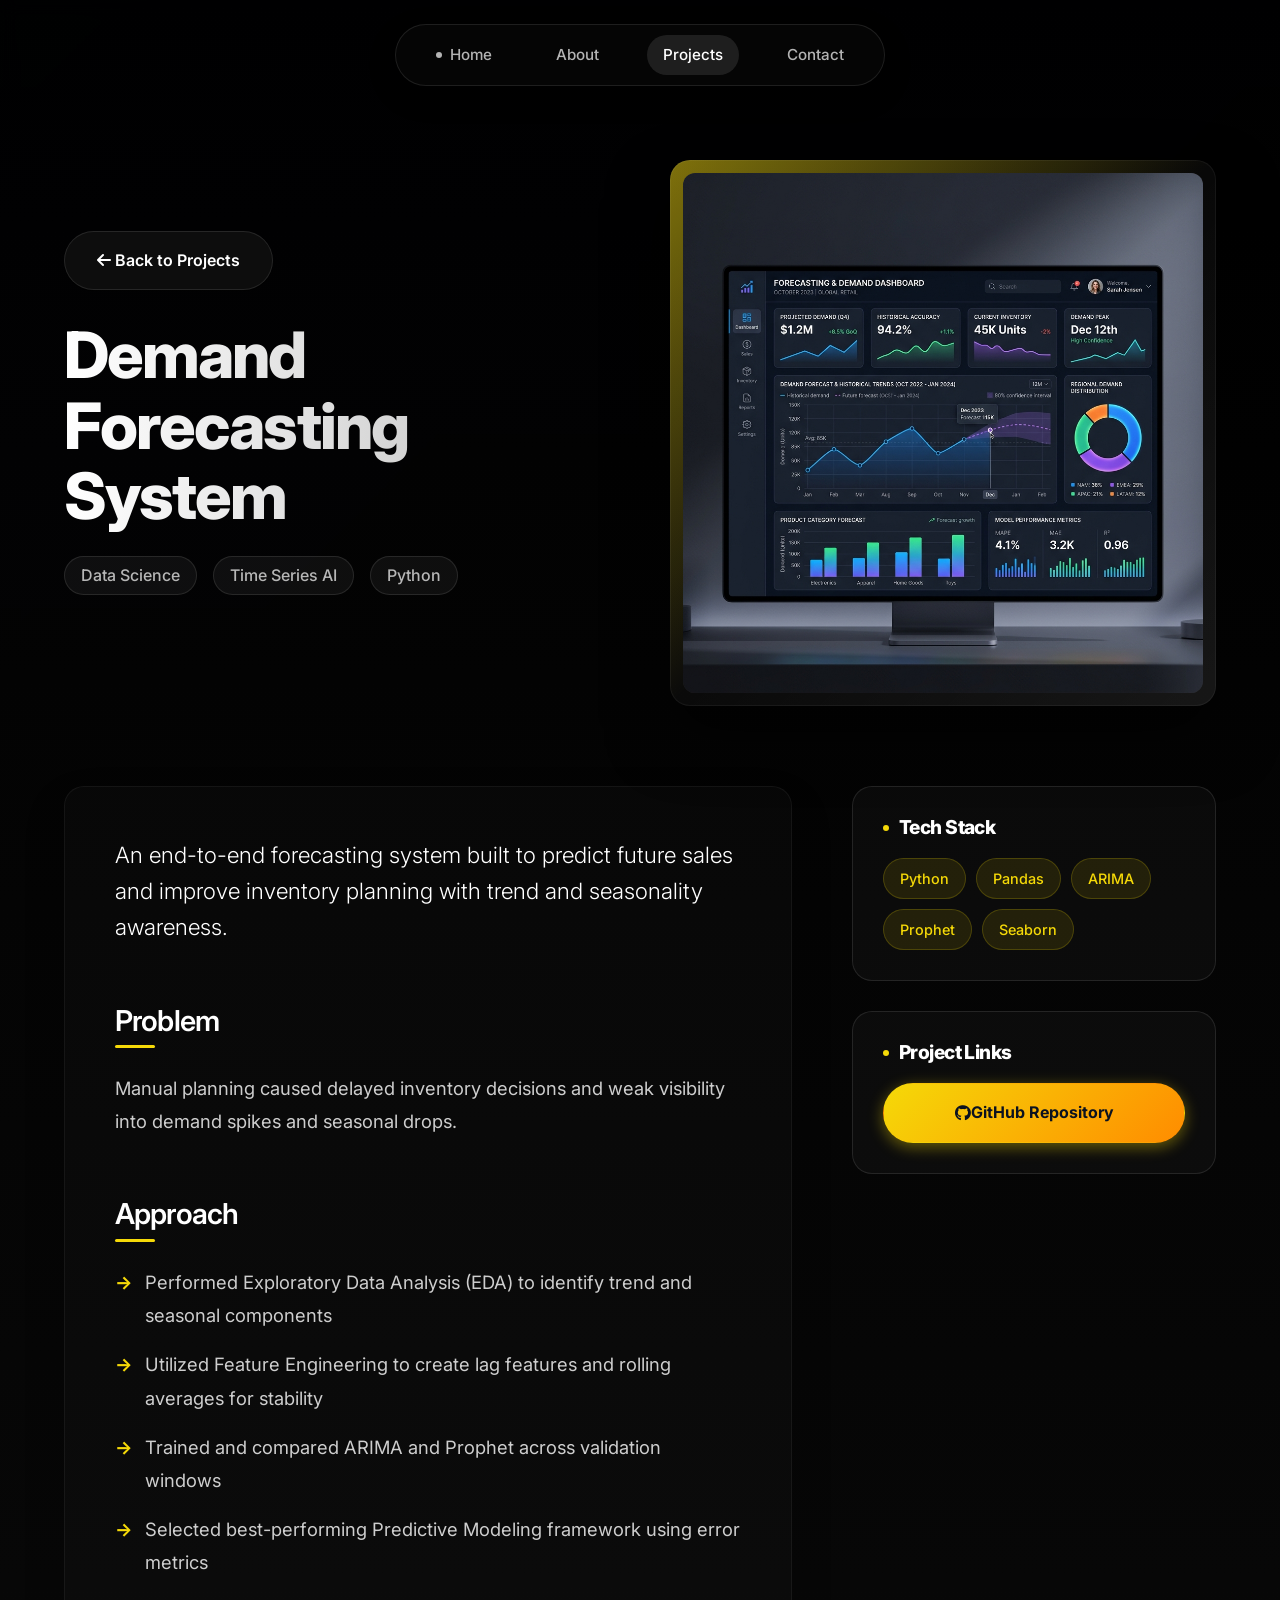
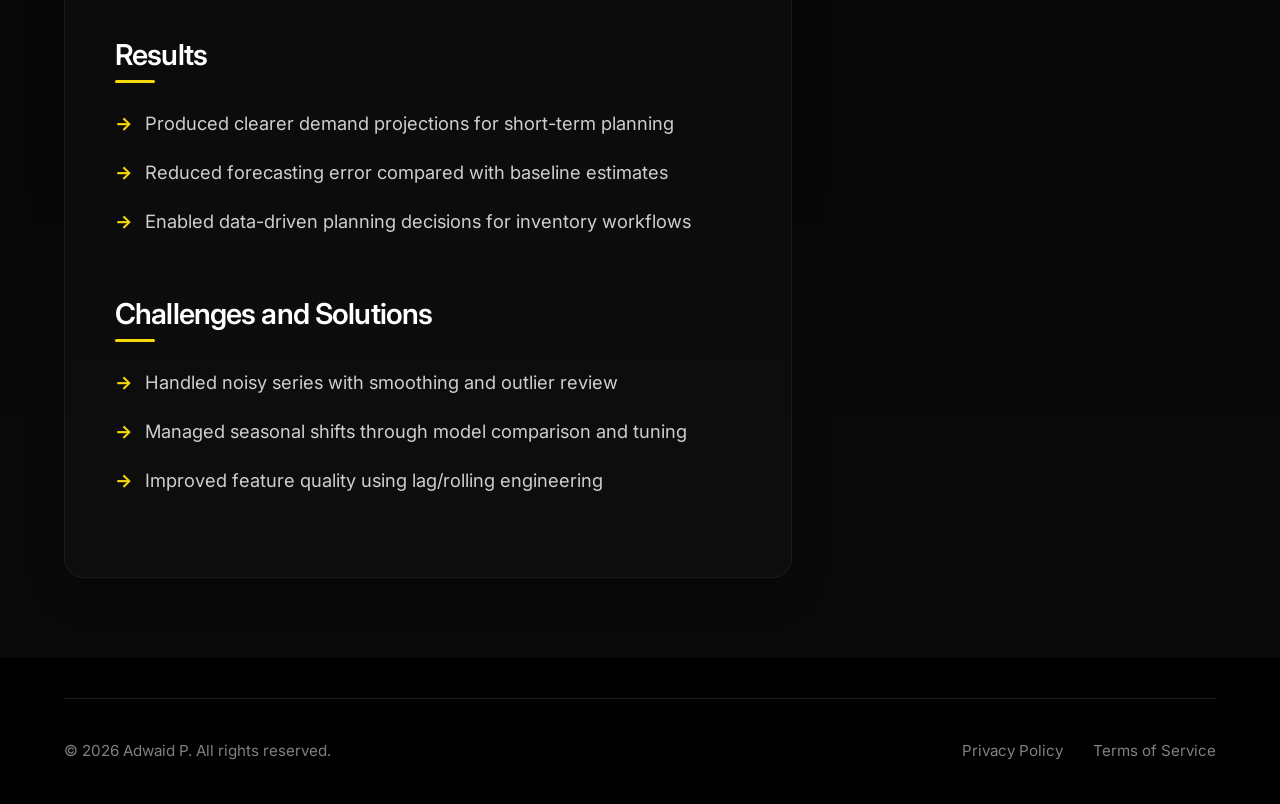
<file: projects/demand-forecasting.html>
<!DOCTYPE html>
<html lang="en">
<head>
    <meta charset="UTF-8" />
    <meta name="viewport" content="width=device-width, initial-scale=1.0" />
    <title>Time Series Forecasting Case Study | ARIMA & Prophet | Adwaid P</title>

    <link rel="preconnect" href="https://fonts.googleapis.com" />
    <link rel="preconnect" href="https://fonts.gstatic.com" crossorigin />
    <link href="https://fonts.googleapis.com/css2?family=Inter:wght@300;400;500;600;700;800&display=swap" rel="stylesheet">

    <link rel="stylesheet" href="https://cdnjs.cloudflare.com/ajax/libs/font-awesome/6.4.0/css/all.min.css" crossorigin="anonymous" referrerpolicy="no-referrer" />
    <link rel="stylesheet" href="../css/styles.css" />

    <meta name="description" content="Case study on Time Series Forecasting for predicting demand and inventory using Python, Pandas, ARIMA, and Prophet models by Adwaid P." />
    <meta name="keywords" content="Time Series Forecasting, Predictive Modeling, Machine Learning, Python, Pandas, ARIMA, Prophet, Demand Forecasting" />
    <meta name="robots" content="index, follow, max-image-preview:large" />
    <meta name="theme-color" content="#0D0D0D" />
    <link rel="canonical" href="https://adwaidp23.github.io/portfolio/projects/demand-forecasting.html" />
    
    <meta property="og:title" content="Time Series Forecasting Case Study | Adwaid P" />
    <meta property="og:description" content="Predictive modeling project on Time Series Forecasting using Python, Pandas, and ARIMA by Adwaid P." />
    <meta property="og:image" content="https://adwaidp23.github.io/portfolio/assets/projects/demand_forecasting.png" />
    <meta property="og:url" content="https://adwaidp23.github.io/portfolio/projects/demand-forecasting.html" />
    <meta property="og:type" content="article" />
    
    <meta name="twitter:card" content="summary_large_image" />
    <meta name="twitter:title" content="Time Series Forecasting Case Study | Adwaid P" />
    <meta name="twitter:description" content="Predictive modeling project on Time Series Forecasting using Python, Pandas, and ARIMA by Adwaid P." />
    <meta name="twitter:image" content="https://adwaidp23.github.io/portfolio/assets/projects/demand_forecasting.png" />

    <script type="application/ld+json">
    {
      "@context": "https://schema.org",
      "@type": "CreativeWork",
      "name": "Demand Forecasting System",
      "author": {
        "@type": "Person",
        "name": "Adwaid P"
      },
      "url": "https://adwaidp23.github.io/portfolio/projects/demand-forecasting.html",
      "description": "An end-to-end forecasting system built to predict future sales and improve inventory planning with trend and seasonality awareness using Time Series Forecasting.",
      "keywords": "Time Series Forecasting, Python, Pandas, ARIMA, Prophet, Predictive Modeling, Machine Learning"
    }
    </script>
</head>
<body class="bg-projects">
    
    <header class="navbar-wrapper">
        <nav class="navbar" aria-label="Main navigation">
            <ul class="nav-menu" id="nav-menu">
                <li><a href="../index.html#home"><span class="nav-icon"></span> Home</a></li>
                <li><a href="../index.html#about">About</a></li>
                <li><a href="../index.html#projects" class="nav-active">Projects</a></li>
                <li><a href="../index.html#contact">Contact</a></li>
            </ul>
            <button class="nav-toggle" aria-controls="nav-menu" aria-expanded="false" aria-label="Toggle navigation">
                <span class="burger-icon"></span>
            </button>
        </nav>
    </header>

    <main id="main-content">
        <section class="case-study-section">
            <div class="container">
                <div class="case-study-header-layout">
                    <div class="case-study-hero">
                        <a href="../index.html#projects" class="btn btn-ghost" style="margin-bottom: 30px; display: inline-block;"><i class="fas fa-arrow-left"></i> Back to Projects</a>
                        <h1 class="case-study-title">Demand Forecasting System</h1>
                        <div class="case-study-meta">
                            <span>Data Science</span>
                            <span>Time Series AI</span>
                            <span>Python</span>
                        </div>
                    </div>
                    <div class="case-study-image-wrapper">
                        <img src="../assets/projects/demand_forecasting.png" alt="Demand Forecasting Dashboard" class="case-study-image">
                    </div>
                </div>

                <div class="case-study-layout">
                    <div class="case-study-content">
                        <p class="case-lead">An end-to-end forecasting system built to predict future sales and improve inventory planning with trend and seasonality awareness.</p>

                        <div class="case-study-body">
                            <h2>Problem</h2>
                            <p>Manual planning caused delayed inventory decisions and weak visibility into demand spikes and seasonal drops.</p>

                            <h2>Approach</h2>
                            <ul>
                                <li>Performed Exploratory Data Analysis (EDA) to identify trend and seasonal components</li>
                                <li>Utilized Feature Engineering to create lag features and rolling averages for stability</li>
                                <li>Trained and compared ARIMA and Prophet across validation windows</li>
                                <li>Selected best-performing Predictive Modeling framework using error metrics</li>
                            </ul>

                            <h2>Results</h2>
                            <ul>
                                <li>Produced clearer demand projections for short-term planning</li>
                                <li>Reduced forecasting error compared with baseline estimates</li>
                                <li>Enabled data-driven planning decisions for inventory workflows</li>
                            </ul>

                            <h2>Challenges and Solutions</h2>
                            <ul>
                                <li>Handled noisy series with smoothing and outlier review</li>
                                <li>Managed seasonal shifts through model comparison and tuning</li>
                                <li>Improved feature quality using lag/rolling engineering</li>
                            </ul>
                        </div>
                    </div>

                    <aside class="case-study-sidebar">
                        <div class="case-study-sidebar-card">
                            <h3>Tech Stack</h3>
                            <ul class="tech-stack-list">
                                <li>Python</li>
                                <li>Pandas</li>
                                <li>ARIMA</li>
                                <li>Prophet</li>
                                <li>Seaborn</li>
                            </ul>
                        </div>
                        <div class="case-study-sidebar-card">
                            <h3>Project Links</h3>
                            <div class="case-study-actions" style="margin-top: 0; display: flex; flex-direction: column; gap: 15px;">
                                <a href="https://github.com/adwaidp23/Market-Data-Analytics" class="btn btn-premium" target="_blank" rel="noopener noreferrer" style="width: 100%;">
                                    <i class="fab fa-github"></i> GitHub Repository
                                </a>
                            </div>
                        </div>
                    </aside>
                </div>
            </div>
        </section>
    </main>

    <footer class="site-footer bg-ink">
        <div class="container">
            <div class="footer-bottom">
                <p>&copy; <span id="current-year"></span> Adwaid P. All rights reserved.</p>
                <div class="footer-links">
                    <a href="#">Privacy Policy</a>
                    <a href="#">Terms of Service</a>
                </div>
            </div>
        </div>
    </footer>

    <script src="../js/script.js"></script>
</body>
</html>
</file>
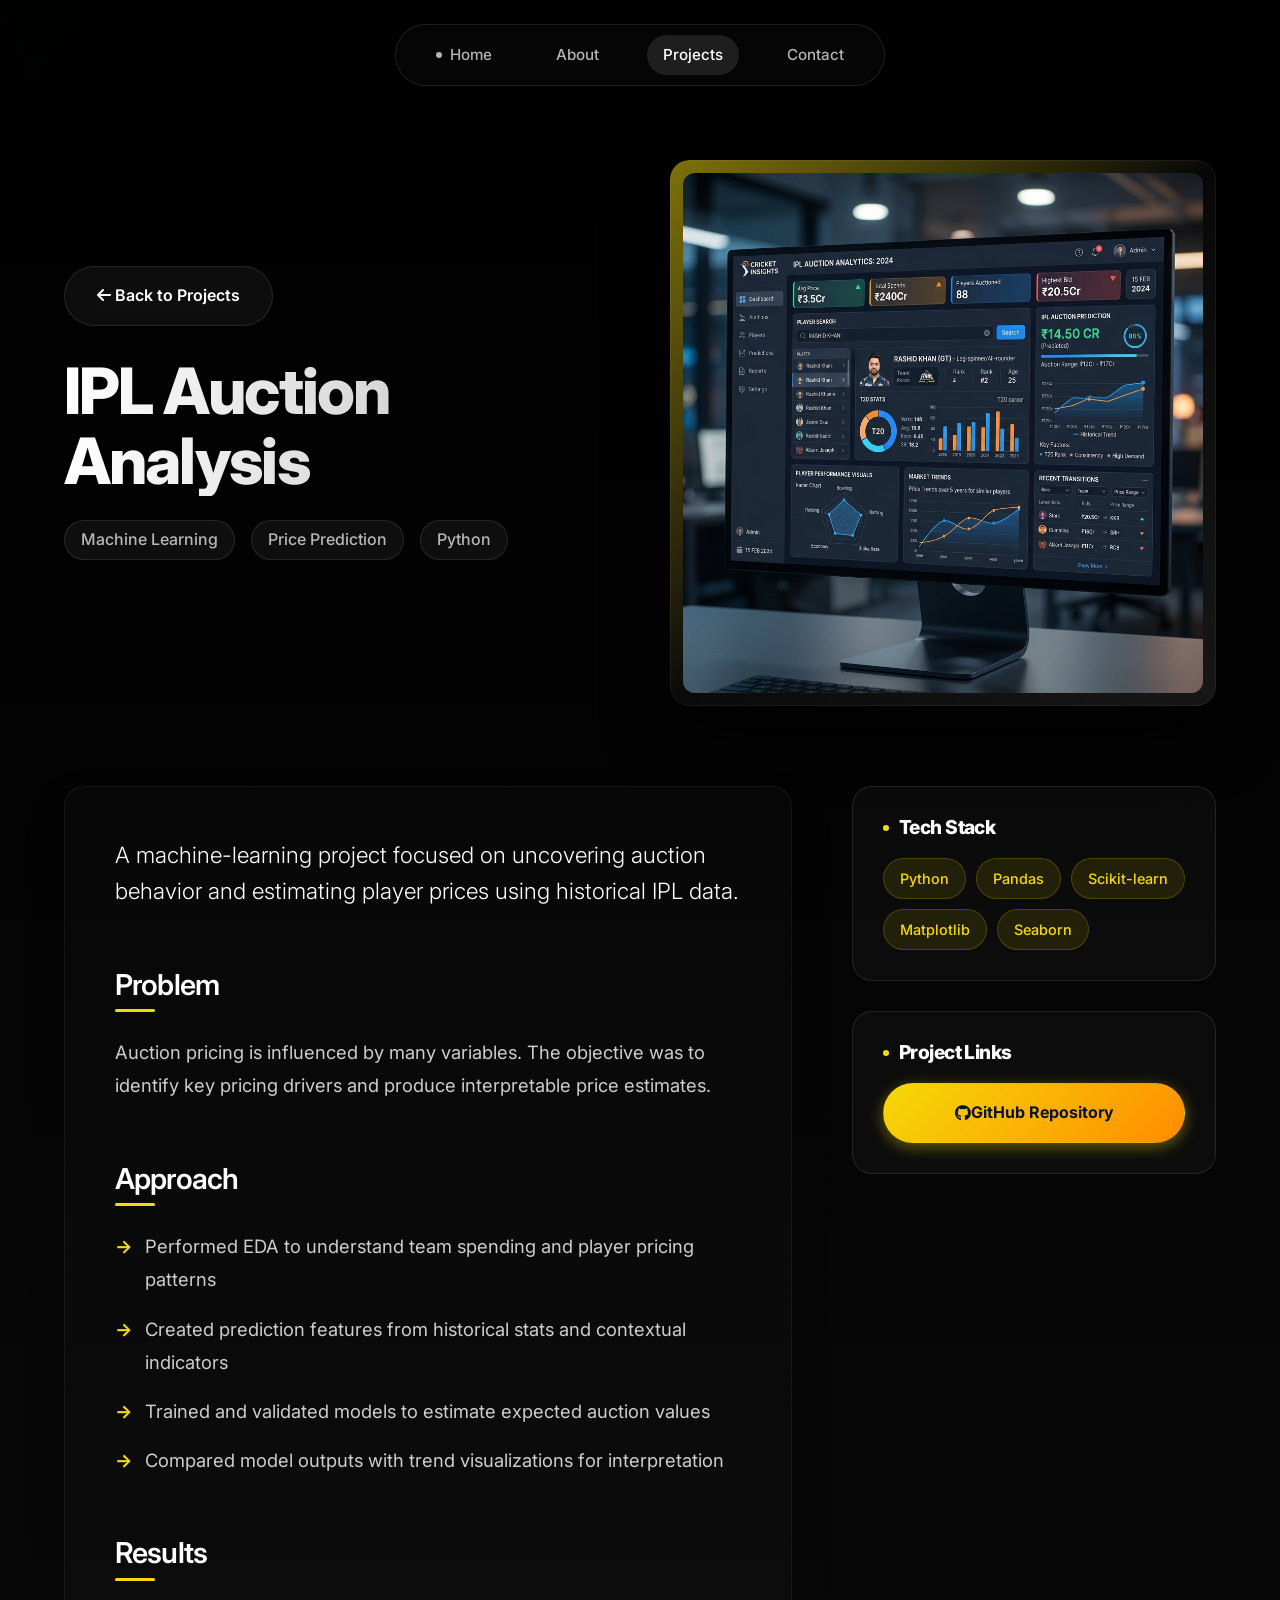
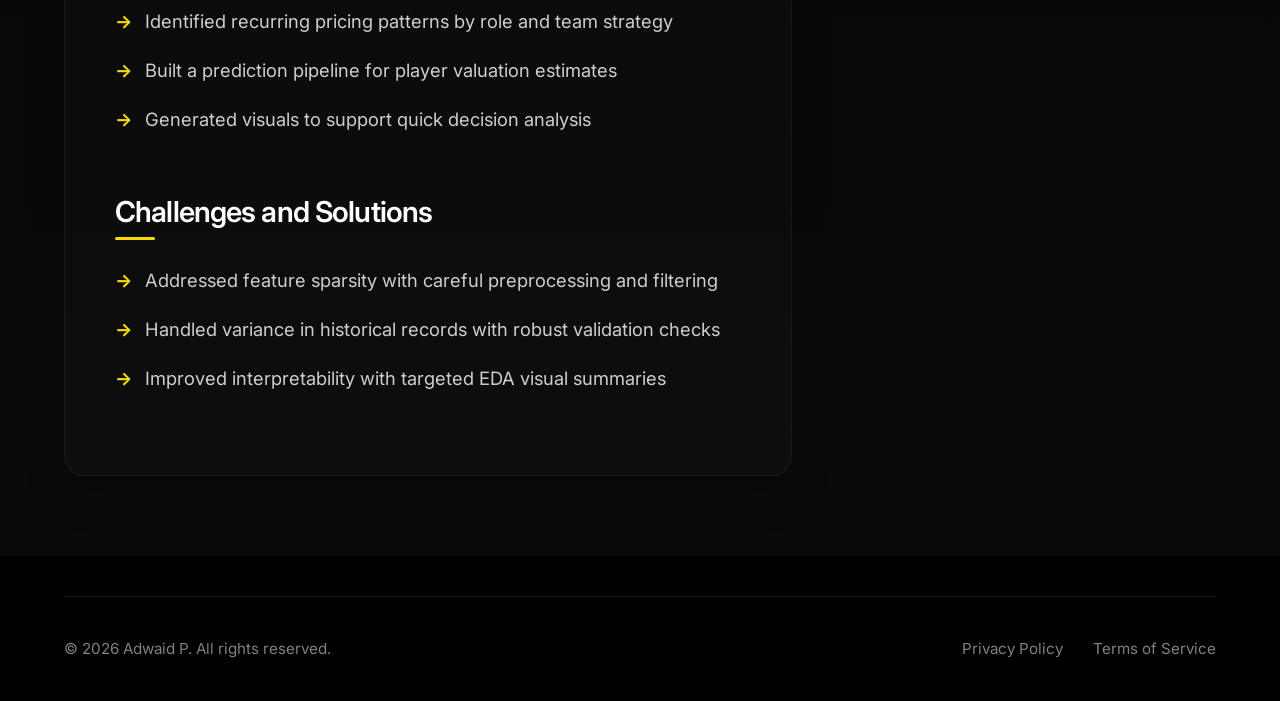
<file: projects/ipl-auction-analysis.html>
<!DOCTYPE html>
<html lang="en">
<head>
    <meta charset="UTF-8" />
    <meta name="viewport" content="width=device-width, initial-scale=1.0" />
    <title>IPL Auction Machine Learning Model | Data Analytics Case Study</title>

    <link rel="preconnect" href="https://fonts.googleapis.com" />
    <link rel="preconnect" href="https://fonts.gstatic.com" crossorigin />
    <link href="https://fonts.googleapis.com/css2?family=Inter:wght@300;400;500;600;700;800&display=swap" rel="stylesheet">

    <link rel="stylesheet" href="https://cdnjs.cloudflare.com/ajax/libs/font-awesome/6.4.0/css/all.min.css" crossorigin="anonymous" referrerpolicy="no-referrer" />
    <link rel="stylesheet" href="../css/styles.css" />

    <meta name="description" content="Machine Learning case study by Adwaid P. Predictive modeling for IPL auction player prices using Python, Scikit-learn, Feature Engineering, and Data Analysis." />
    <meta name="keywords" content="Machine Learning, Data Analysis, Python, Scikit-learn, Pandas, NumPy, Data Visualization, Predictive Modeling, Feature Engineering, EDA, IPL Auction Analytics" />
    <meta name="robots" content="index, follow, max-image-preview:large" />
    <meta name="theme-color" content="#0D0D0D" />
    <link rel="canonical" href="https://adwaidp23.github.io/portfolio/projects/ipl-auction-analysis.html" />
    
    <meta property="og:title" content="IPL Auction Machine Learning Model | Adwaid P" />
    <meta property="og:description" content="Machine Learning case study by Adwaid P. Predictive modeling for IPL auction player prices using Python and Scikit-learn." />
    <meta property="og:image" content="https://adwaidp23.github.io/portfolio/assets/projects/ipl_auction.png" />
    <meta property="og:url" content="https://adwaidp23.github.io/portfolio/projects/ipl-auction-analysis.html" />
    <meta property="og:type" content="article" />
    
    <meta name="twitter:card" content="summary_large_image" />
    <meta name="twitter:title" content="IPL Auction Machine Learning Model | Adwaid P" />
    <meta name="twitter:description" content="Predictive modeling for IPL auction player prices using Python and Scikit-learn." />
    <meta name="twitter:image" content="https://adwaidp23.github.io/portfolio/assets/projects/ipl_auction.png" />

    <script type="application/ld+json">
    {
      "@context": "https://schema.org",
      "@type": "CreativeWork",
      "name": "IPL Auction Analysis",
      "author": {
        "@type": "Person",
        "name": "Adwaid P"
      },
      "url": "https://adwaidp23.github.io/portfolio/projects/ipl-auction-analysis.html",
      "description": "A machine-learning project focused on uncovering auction behavior and estimating player prices using historical IPL data with Predictive Modeling.",
      "keywords": "Machine Learning, Python, Predictive Modeling, Scikit-learn, Data Analytics, EDA, Feature Engineering"
    }
    </script>
</head>
<body class="bg-projects">
    
    <header class="navbar-wrapper">
        <nav class="navbar" aria-label="Main navigation">
            <ul class="nav-menu" id="nav-menu">
                <li><a href="../index.html#home"><span class="nav-icon"></span> Home</a></li>
                <li><a href="../index.html#about">About</a></li>
                <li><a href="../index.html#projects" class="nav-active">Projects</a></li>
                <li><a href="../index.html#contact">Contact</a></li>
            </ul>
            <button class="nav-toggle" aria-controls="nav-menu" aria-expanded="false" aria-label="Toggle navigation">
                <span class="burger-icon"></span>
            </button>
        </nav>
    </header>

    <main id="main-content">
        <section class="case-study-section">
            <div class="container">
                <div class="case-study-header-layout">
                    <div class="case-study-hero">
                        <a href="../index.html#projects" class="btn btn-ghost" style="margin-bottom: 30px; display: inline-block;"><i class="fas fa-arrow-left"></i> Back to Projects</a>
                        <h1 class="case-study-title">IPL Auction Analysis</h1>
                        <div class="case-study-meta">
                            <span>Machine Learning</span>
                            <span>Price Prediction</span>
                            <span>Python</span>
                        </div>
                    </div>
                    <div class="case-study-image-wrapper">
                        <img src="../assets/projects/ipl_auction.png" alt="IPL Auction Analysis" class="case-study-image">
                    </div>
                </div>

                <div class="case-study-layout">
                    <div class="case-study-content">
                        <p class="case-lead">A machine-learning project focused on uncovering auction behavior and estimating player prices using historical IPL data.</p>
                        
                        <div class="case-study-body">
                            <h2>Problem</h2>
                            <p>Auction pricing is influenced by many variables. The objective was to identify key pricing drivers and produce interpretable price estimates.</p>

                            <h2>Approach</h2>
                            <ul>
                                <li>Performed EDA to understand team spending and player pricing patterns</li>
                                <li>Created prediction features from historical stats and contextual indicators</li>
                                <li>Trained and validated models to estimate expected auction values</li>
                                <li>Compared model outputs with trend visualizations for interpretation</li>
                            </ul>

                            <h2>Results</h2>
                            <ul>
                                <li>Identified recurring pricing patterns by role and team strategy</li>
                                <li>Built a prediction pipeline for player valuation estimates</li>
                                <li>Generated visuals to support quick decision analysis</li>
                            </ul>

                            <h2>Challenges and Solutions</h2>
                            <ul>
                                <li>Addressed feature sparsity with careful preprocessing and filtering</li>
                                <li>Handled variance in historical records with robust validation checks</li>
                                <li>Improved interpretability with targeted EDA visual summaries</li>
                            </ul>
                        </div>
                    </div>

                    <aside class="case-study-sidebar">
                        <div class="case-study-sidebar-card">
                            <h3>Tech Stack</h3>
                            <ul class="tech-stack-list">
                                <li>Python</li>
                                <li>Pandas</li>
                                <li>Scikit-learn</li>
                                <li>Matplotlib</li>
                                <li>Seaborn</li>
                            </ul>
                        </div>
                        <div class="case-study-sidebar-card">
                            <h3>Project Links</h3>
                            <div class="case-study-actions" style="margin-top: 0; display: flex; flex-direction: column; gap: 15px;">
                                <a href="https://github.com/adwaidp23/ipl-data-science-project" class="btn btn-premium" target="_blank" rel="noopener noreferrer" style="width: 100%;">
                                    <i class="fab fa-github"></i> GitHub Repository
                                </a>
                            </div>
                        </div>
                    </aside>
                </div>
            </div>
        </section>
    </main>

    <footer class="site-footer bg-ink">
        <div class="container">
            <div class="footer-bottom">
                <p>&copy; <span id="current-year"></span> Adwaid P. All rights reserved.</p>
                <div class="footer-links">
                    <a href="#">Privacy Policy</a>
                    <a href="#">Terms of Service</a>
                </div>
            </div>
        </div>
    </footer>

    <script src="../js/script.js"></script>
</body>
</html>
</file>
<file: css/styles.css>
:root {
    --bg-cream: rgba(253, 251, 243, 0.75);
    --bg-ink: rgba(0, 0, 0, 0.95);
    --accent-yellow: #F5D908;
    --card-gray: rgba(241, 240, 236, 0.7);
    
    --text-ink: #0D0D0D;
    --text-muted: #666666;
    --text-white: #FFFFFF;
    
    --radius-pill: 999px;
    --radius-card: 20px;
    --transition: 0.3s ease;
}

* {
    box-sizing: border-box;
    margin: 0;
    padding: 0;
}

html {
    scroll-behavior: smooth;
}

body {
    background-color: #FDFBF3;
    color: var(--text-ink);
    font-family: "Inter", sans-serif;
    line-height: 1.6;
    -webkit-font-smoothing: antialiased;
}

.container {
    width: min(1200px, 90vw);
    margin: 0 auto;
}

section {
    padding: 100px 0;
    backdrop-filter: blur(8px);
    -webkit-backdrop-filter: blur(8px);
    background-color: var(--bg-cream);
}

#bgCanvas {
    position: fixed;
    top: 0;
    left: 0;
    width: 100vw;
    height: 100vh;
    z-index: -1;
    pointer-events: none;
}

h1, h2, h3, h4, h5, h6 {
    font-family: "Inter", sans-serif;
    font-weight: 800;
    line-height: 1.1;
    letter-spacing: -0.03em;
    color: var(--text-ink);
}

a {
    color: inherit;
    text-decoration: none;
    transition: var(--transition);
}

.visually-hidden {
    position: absolute; width: 1px; height: 1px; padding: 0;
    margin: -1px; overflow: hidden; clip: rect(0,0,0,0); border: 0;
}

/* Utilities */
.bg-ink { background-color: var(--bg-ink); color: var(--text-white); }
.bg-projects {
    background: linear-gradient(135deg, #0f131f 0%, #080a0f 50%, #16101c 100%);
    color: var(--text-white);
    min-height: 100vh;
}
.text-yellow { color: var(--accent-yellow); }



.eyebrow {
    font-size: 0.85rem;
    text-transform: uppercase;
    letter-spacing: 0.1em;
    font-weight: 600;
    margin-bottom: 20px;
    display: inline-block;
}

.btn {
    display: inline-flex;
    align-items: center;
    justify-content: center;
    padding: 16px 32px;
    border-radius: var(--radius-pill);
    font-weight: 600;
    font-size: 1rem;
    cursor: pointer;
    transition: var(--transition);
    border: none;
}

.btn-primary {
    background-color: var(--bg-ink);
    color: var(--text-white);
}

.btn-primary:hover {
    transform: translateY(-2px);
    background-color: #222;
}

.btn-premium {
    background: linear-gradient(135deg, var(--accent-yellow) 0%, #ff8c00 100%);
    color: #0b1220;
    box-shadow: 0 4px 15px rgba(245, 217, 8, 0.4);
    border: 1px solid transparent;
    position: relative;
    overflow: hidden;
    z-index: 1;
    font-weight: 700;
    white-space: nowrap;
    display: inline-flex;
    align-items: center;
    justify-content: center;
}

.btn-premium::before {
    content: '';
    position: absolute;
    top: 0;
    left: 0;
    width: 100%;
    height: 100%;
    background: linear-gradient(135deg, #ff8c00 0%, var(--accent-yellow) 100%);
    z-index: -1;
    transition: opacity 0.4s ease;
    opacity: 0;
}

.btn-premium:hover {
    transform: translateY(-3px) scale(1.02);
    box-shadow: 0 8px 25px rgba(245, 217, 8, 0.6);
    color: #0b1220;
}

.btn-premium:hover::before {
    opacity: 1;
}

.btn-ghost {
    background-color: rgba(255, 255, 255, 0.05);
    color: var(--text-white);
    border: 1px solid rgba(255, 255, 255, 0.1);
    backdrop-filter: blur(10px);
    -webkit-backdrop-filter: blur(10px);
}

.btn-ghost:hover {
    background-color: rgba(255, 255, 255, 0.1);
    border-color: rgba(255, 255, 255, 0.2);
    transform: translateY(-2px);
    color: var(--text-white);
}

/* =========================================================================
   NAVBAR
   ========================================================================= */
.navbar-wrapper {
    position: fixed;
    top: 24px;
    left: 0;
    width: 100%;
    z-index: 1000;
    display: flex;
    justify-content: center;
    transition: top 0.4s ease;
}

.navbar-wrapper.scrolled {
    top: 10px;
}

.navbar {
    background: rgba(13, 13, 13, 0.4);
    backdrop-filter: blur(12px);
    -webkit-backdrop-filter: blur(12px);
    border: 1px solid rgba(255, 255, 255, 0.1);
    color: var(--text-white);
    border-radius: var(--radius-pill);
    padding: 10px 24px;
    display: flex;
    align-items: center;
    justify-content: center;
    box-shadow: 0 10px 30px rgba(0,0,0,0.15);
    transition: padding 0.4s ease, background 0.4s ease, border-color 0.4s ease, box-shadow 0.4s ease;
}

.navbar-wrapper.scrolled .navbar {
    padding: 6px 20px;
    background: rgba(0, 0, 0, 0.6);
    border-color: rgba(255, 255, 255, 0.2);
    box-shadow: 0 10px 30px rgba(0,0,0,0.4);
}

.nav-menu {
    list-style: none;
    display: flex;
    gap: 32px;
    align-items: center;
}

.nav-menu a {
    color: rgba(255, 255, 255, 0.7);
    font-weight: 500;
    font-size: 0.95rem;
    display: flex;
    align-items: center;
    gap: 8px;
    padding: 8px 16px;
    border-radius: var(--radius-pill);
    transition: var(--transition);
    position: relative;
}



.nav-menu a:hover {
    color: var(--text-white);
    background: rgba(255, 255, 255, 0.05);
}

.nav-menu a.active {
    background: rgba(255, 255, 255, 0.1);
    color: var(--text-white);
}

.nav-icon {
    display: inline-block;
    width: 6px;
    height: 6px;
    background-color: currentColor;
    border-radius: 50%;
    transition: var(--transition);
}

.nav-menu a.active .nav-icon {
    box-shadow: 0 0 8px rgba(255, 255, 255, 0.5);
}

.nav-toggle {
    display: none;
    background: transparent;
    border: none;
    color: white;
    font-size: 1.5rem;
    cursor: pointer;
}

/* =========================================================================
   HERO SECTION
   ========================================================================= */
.hero {
    position: relative;
    min-height: 100vh;
    display: flex;
    align-items: center;
    padding-top: 140px;
    padding-bottom: 60px;
    overflow: hidden;
}

.hero-glow {
    position: absolute;
    top: 50%;
    left: 50%;
    transform: translate(-50%, -50%);
    width: 60vw;
    height: 60vw;
    max-width: 800px;
    max-height: 800px;
    background: radial-gradient(circle, var(--accent-yellow) 0%, transparent 60%);
    opacity: 0.35;
    z-index: 0;
    pointer-events: none;
}

.hero-container {
    position: relative;
    z-index: 1;
    display: flex;
    flex-direction: column;
    height: 100%;
}

.hero-title {
    font-size: clamp(4rem, 15vw, 15rem);
    text-align: center;
    letter-spacing: -0.05em;
    line-height: 0.85;
    margin-bottom: 20px;
    position: relative;
    white-space: nowrap;
}

.superscript {
    font-size: clamp(1.5rem, 4vw, 4rem);
    position: absolute;
    top: -0.1em;
    font-weight: 500;
    margin-left: 8px;
}

.hero-intro-strip {
    display: flex;
    justify-content: space-between;
    margin: 0 auto 60px;
    width: 100%;
    max-width: 800px;
    font-size: 1.1rem;
    font-weight: 400;
    color: rgba(0, 0, 0, 0.7);
    line-height: 1.6;
}

.hero-intro-left {
    text-align: left;
}

.hero-intro-left p,
.hero-intro-right p {
    margin: 0;
}

.hero-intro-right {
    text-align: right;
}



.hero-bottom-corners {
    display: flex;
    justify-content: space-between;
    margin-top: 40px;
    font-size: 0.9rem;
    font-weight: 600;
    color: var(--text-ink);
}

/* =========================================================================
   RESPONSIVE
   ========================================================================= */
@media (max-width: 768px) {
    .nav-toggle {
        display: block;
    }
    .nav-menu {
        display: none;
    }
    
    .hero-intro-strip {
        flex-direction: column;
        gap: 20px;
        text-align: center;
    }
    .hero-intro-right {
        text-align: center;
    }
}

/* =========================================================================
   ABOUT SECTION
   ========================================================================= */
.about {
    background-color: var(--bg-cream);
    padding: 100px 0;
}

.about-layout {
    display: grid;
    grid-template-columns: 1fr 1fr;
    gap: 60px;
    align-items: start;
}

.about-left {
    position: sticky;
    top: 120px;
}

.about-heading {
    font-size: clamp(2.5rem, 5vw, 4rem);
    line-height: 1.05;
    max-width: 15ch;
}

.about-img {
    width: 100%;
    max-height: 450px;
    object-fit: cover;
    object-position: center 15%;
    border-radius: var(--radius-card);
    margin-bottom: 40px;
    box-shadow: 0 20px 40px rgba(0,0,0,0.08);
}

.about-bio {
    color: var(--text-muted);
    font-size: 1.1rem;
    line-height: 1.7;
}

.about-bio p {
    margin-bottom: 20px;
}

/* =========================================================================
   PERSONAL DETAILS
   ========================================================================= */
.details-section {
    background-color: var(--bg-cream);
    padding: 0 0 100px;
}

.info-card {
    display: grid;
    grid-template-columns: repeat(auto-fit, minmax(200px, 1fr));
    gap: 30px;
    background: #fff;
    padding: 40px;
    border-radius: var(--radius-card);
    box-shadow: 0 20px 40px rgba(0,0,0,0.04);
    border: 1px solid rgba(0,0,0,0.03);
}

.info-item {
    display: flex;
    flex-direction: column;
    gap: 8px;
    min-width: 0;
}

.info-label {
    font-size: 0.85rem;
    text-transform: uppercase;
    letter-spacing: 0.05em;
    color: var(--text-muted);
    font-weight: 600;
}

.info-value {
    font-size: 1.1rem;
    font-weight: 600;
    color: var(--text-ink);
    word-break: break-word;
    overflow-wrap: anywhere;
}

.info-value a {
    color: var(--text-ink);
    text-decoration: none;
    transition: var(--transition);
    word-break: break-all;
}

.info-value a:hover {
    color: var(--accent-yellow);
}

/* =========================================================================
   FEATURES (SKILLS)
   ========================================================================= */
.features {
    background-color: var(--bg-cream);
    padding: 100px 0;
}

.features-header {
    display: grid;
    grid-template-columns: 1fr 1fr;
    gap: 40px;
    margin-bottom: 60px;
    align-items: flex-end;
}

.features-title {
    font-size: clamp(2rem, 4vw, 3.5rem);
    line-height: 1.1;
    max-width: 16ch;
}

.features-desc {
    color: var(--text-muted);
    font-size: 1.1rem;
    max-width: 40ch;
}

.features-grid {
    display: grid;
    grid-template-columns: repeat(3, 1fr);
    gap: 24px;
}

.feature-card {
    background-color: var(--card-gray);
    border-radius: var(--radius-card);
    padding: 40px 30px;
    transition: var(--transition);
}

.feature-card:hover {
    transform: translateY(-5px);
}

.feature-icon {
    width: 48px;
    height: 48px;
    background-color: var(--accent-yellow);
    border-radius: 50%;
    margin-bottom: 24px;
    display: flex;
    align-items: center;
    justify-content: center;
    font-size: 1.2rem;
    color: var(--text-ink);
}

.feature-card h3 {
    font-size: 1.3rem;
    margin-bottom: 12px;
}

.feature-card p {
    color: var(--text-muted);
    font-size: 0.95rem;
    line-height: 1.6;
}

/* =========================================================================
   EDUCATION & CERTIFICATIONS (MINIMAL & BEAUTIFIED)
   ========================================================================= */
.ed-cert-section {
    padding: 80px 0;
}

.ed-cert-grid {
    display: grid;
    grid-template-columns: 1fr 1fr;
    gap: 50px;
}

@media (max-width: 980px) {
    .ed-cert-grid {
        grid-template-columns: 1fr;
    }
}

.ed-cert-heading {
    font-size: clamp(1.8rem, 3vw, 2.2rem);
    margin-bottom: 30px;
    color: var(--text-white);
}

.ed-cert-section .eyebrow {
    margin-bottom: 12px;
}

/* Minimal Timeline */
.minimal-timeline {
    position: relative;
    padding-left: 20px;
}
.minimal-timeline::before {
    content: '';
    position: absolute;
    left: 0;
    top: 8px;
    bottom: 0;
    width: 1px;
    background: rgba(255, 255, 255, 0.15);
}

.timeline-item {
    position: relative;
    margin-bottom: 25px;
}

.timeline-dot {
    position: absolute;
    left: -23.5px;
    top: 14px;
    width: 8px;
    height: 8px;
    border-radius: 50%;
    background: var(--accent-yellow);
    box-shadow: 0 0 8px var(--accent-yellow);
    z-index: 2;
}

.minimal-card {
    padding: 20px;
    border-radius: 12px;
    transition: transform 0.3s ease, border-color 0.3s ease;
}
.minimal-card:hover {
    transform: translateX(5px);
    border-color: rgba(255, 255, 255, 0.4) !important;
}

.timeline-year {
    color: var(--accent-yellow);
    font-weight: 500;
    font-size: 0.85rem;
    display: block;
    margin-bottom: 6px;
    letter-spacing: 0.05em;
}

.timeline-title {
    font-size: 1.15rem;
    margin-bottom: 4px;
    color: var(--text-white);
}

.timeline-subtitle {
    color: rgba(255, 255, 255, 0.6);
    font-size: 0.95rem;
    margin-bottom: 0;
}

/* Minimal Certifications */
.minimal-list {
    display: flex;
    flex-direction: column;
    gap: 16px;
}

.minimal-cert {
    display: flex;
    align-items: center;
    justify-content: space-between;
    padding: 16px 20px;
    border-radius: 12px;
    text-decoration: none;
    transition: transform 0.3s ease, background 0.3s ease, border-color 0.3s ease;
}

.minimal-cert:hover {
    transform: translateX(5px);
    border-color: rgba(255, 255, 255, 0.4) !important;
    background: rgba(255, 255, 255, 0.08) !important;
}

.cert-info h3 {
    font-size: 1.05rem;
    margin-bottom: 4px;
    color: var(--text-white);
    transition: color 0.3s ease;
}

.minimal-cert:hover .cert-info h3 {
    color: var(--accent-yellow);
}

.cert-issuer {
    color: rgba(255, 255, 255, 0.5);
    font-size: 0.85rem;
    margin: 0;
}

.cert-arrow {
    color: rgba(255, 255, 255, 0.3);
    font-size: 1rem;
    transition: color 0.3s ease, transform 0.3s ease;
}

.minimal-cert:hover .cert-arrow {
    color: var(--accent-yellow);
    transform: translateX(4px);
}

/* =========================================================================
   PROJECTS SECTION
   ========================================================================= */
.projects-section {
    padding: 120px 0;
    color: var(--text-white);
}

.projects-header {
    display: flex;
    justify-content: space-between;
    align-items: flex-start;
    margin-bottom: 80px;
    gap: 40px;
}

.projects-title {
    font-size: clamp(3rem, 6vw, 5rem);
    line-height: 1;
    margin-bottom: 20px;
    letter-spacing: -0.03em;
    color: var(--text-white);
}

.projects-desc {
    color: rgba(255, 255, 255, 0.7);
    font-size: 1.1rem;
    max-width: 50ch;
}

.btn-yellow {
    background-color: var(--accent-yellow);
    color: var(--text-ink);
    border-radius: var(--radius-pill);
    padding: 14px 28px;
    font-weight: 600;
    text-decoration: none;
    display: inline-block;
    transition: var(--transition);
}

.btn-yellow:hover {
    transform: translateY(-2px);
    box-shadow: 0 4px 12px rgba(245, 217, 8, 0.3);
}

.projects-grid {
    display: grid;
    grid-template-columns: repeat(3, 1fr);
    gap: 40px 30px;
}

.project-item {
    display: flex;
    flex-direction: column;
}

.project-mockup {
    width: 100%;
    aspect-ratio: 4 / 3;
    border-radius: var(--radius-card);
    margin-bottom: 24px;
    position: relative;
    overflow: hidden;
    background-color: #222;
}

.project-img {
    width: 100%;
    height: 100%;
    object-fit: cover;
    display: block;
    transition: transform 0.5s ease;
}

.project-mockup:hover .project-img {
    transform: scale(1.05);
}

.project-overlay {
    position: absolute;
    inset: 0;
    background: rgba(13, 13, 13, 0.85);
    backdrop-filter: blur(4px);
    padding: 30px;
    display: flex;
    flex-direction: column;
    justify-content: space-between;
    opacity: 0;
    transition: var(--transition);
}

.project-mockup:hover .project-overlay {
    opacity: 1;
}

.project-overlay p {
    color: var(--text-white);
    font-size: 0.95rem;
    line-height: 1.6;
}

.project-links {
    display: flex;
    gap: 16px;
}

.project-links a {
    width: 44px;
    height: 44px;
    border-radius: 50%;
    background: rgba(255, 255, 255, 0.1);
    color: var(--text-white);
    display: flex;
    align-items: center;
    justify-content: center;
    font-size: 1.1rem;
    transition: var(--transition);
}

.project-links a:hover {
    background: var(--accent-yellow);
    color: var(--text-ink);
}

.project-name {
    font-size: 1.4rem;
    margin-bottom: 8px;
    color: var(--text-white);
}

.project-meta {
    color: rgba(255, 255, 255, 0.5);
    font-size: 0.95rem;
}

/* =========================================================================
   CONTACT MINIMAL
   ========================================================================= */
.contact-minimal {
    padding: 100px 0 60px;
    color: var(--text-white);
    background-color: #151515;
    border-top: 1px solid rgba(255, 255, 255, 0.05);
}

.contact-minimal-layout {
    display: flex;
    justify-content: space-between;
    align-items: flex-start;
    gap: 60px;
}

.contact-minimal-left {
    max-width: 500px;
}

.contact-minimal-heading {
    font-family: inherit;
    font-size: clamp(3rem, 5vw, 4.5rem);
    font-weight: 500;
    line-height: 1;
    letter-spacing: -0.04em;
    margin-bottom: 24px;
}

.contact-minimal-desc {
    color: rgba(255, 255, 255, 0.7);
    font-size: 1.1rem;
    line-height: 1.6;
    margin-bottom: 40px;
}

.contact-minimal-email-row {
    display: flex;
    align-items: center;
    flex-wrap: wrap;
    gap: 20px;
}

.contact-minimal-email {
    font-size: 1.1rem;
    font-weight: 500;
}

.btn-copy {
    background-color: var(--text-white);
    color: var(--bg-ink);
    border: none;
    border-radius: var(--radius-pill);
    padding: 10px 24px;
    font-size: 1rem;
    font-weight: 600;
    cursor: pointer;
    transition: var(--transition);
}

.btn-copy:hover {
    background-color: var(--accent-yellow);
}

.contact-minimal-right {
    display: flex;
    gap: 24px;
    margin-top: 10px;
}

.contact-minimal-right a {
    color: rgba(255, 255, 255, 0.8);
    font-size: 1.1rem;
    font-weight: 500;
    text-decoration: none;
    transition: var(--transition);
}

.contact-minimal-right a:hover {
    color: var(--accent-yellow);
}

/* =========================================================================
   FOOTER
   ========================================================================= */
.site-footer {
    padding: 40px 0;
    color: rgba(255, 255, 255, 0.5);
    font-size: 0.95rem;
}

.footer-bottom {
    display: flex;
    justify-content: space-between;
    align-items: center;
    border-top: 1px solid rgba(255, 255, 255, 0.1);
    padding-top: 40px;
}

.footer-links {
    display: flex;
    gap: 30px;
}

.footer-links a {
    color: inherit;
    text-decoration: none;
    transition: var(--transition);
}

.footer-links a:hover {
    color: var(--text-white);
}

/* =========================================================================
   CASE STUDY (BEAUTIFIED)
   ========================================================================= */
.case-study-section {
    padding: 160px 0 80px;
    background: linear-gradient(to bottom, var(--bg-ink), #0a0a0a);
    color: var(--text-white);
    min-height: 100vh;
}

.case-study-header-layout {
    display: grid;
    grid-template-columns: 1fr 1fr;
    gap: 60px;
    align-items: center;
    margin-bottom: 80px;
}

.case-study-hero {
    /* Left column */
}

.case-study-title {
    font-size: clamp(2.5rem, 5vw, 4.5rem);
    line-height: 1.1;
    margin-bottom: 24px;
    letter-spacing: -0.03em;
    background: linear-gradient(to right, #fff, #bbb);
    -webkit-background-clip: text;
    -webkit-text-fill-color: transparent;
}

.case-study-meta {
    display: flex;
    flex-wrap: wrap;
    gap: 16px;
    margin-bottom: 40px;
    color: rgba(255, 255, 255, 0.7);
    font-size: 1rem;
    font-weight: 500;
}

.case-study-meta span {
    padding: 6px 16px;
    background: rgba(255, 255, 255, 0.05);
    border: 1px solid rgba(255, 255, 255, 0.1);
    border-radius: var(--radius-pill);
}

.case-study-image-wrapper {
    position: relative;
    border-radius: var(--radius-card);
    padding: 12px;
    background: rgba(255, 255, 255, 0.03);
    border: 1px solid rgba(255, 255, 255, 0.05);
    box-shadow: 0 30px 60px rgba(0, 0, 0, 0.6);
}

.case-study-image-wrapper::before {
    content: '';
    position: absolute;
    inset: -1px;
    background: linear-gradient(135deg, var(--accent-yellow), transparent, rgba(255, 255, 255, 0.1));
    z-index: -1;
    border-radius: inherit;
    opacity: 0.5;
}

.case-study-image {
    width: 100%;
    height: auto;
    display: block;
    border-radius: 12px;
    box-shadow: inset 0 0 0 1px rgba(255, 255, 255, 0.1);
}

.case-study-layout {
    display: grid;
    grid-template-columns: 2fr 1fr;
    gap: 60px;
    align-items: start;
}

.case-study-content {
    background: rgba(255, 255, 255, 0.02);
    border: 1px solid rgba(255, 255, 255, 0.05);
    padding: 50px;
    border-radius: var(--radius-card);
    box-shadow: 0 20px 40px rgba(0, 0, 0, 0.2);
}

.case-study-sidebar {
    position: sticky;
    top: 100px;
    display: flex;
    flex-direction: column;
    gap: 30px;
}

.case-study-sidebar-card {
    background: rgba(255, 255, 255, 0.03);
    border: 1px solid rgba(255, 255, 255, 0.1);
    padding: 30px;
    border-radius: var(--radius-card);
}

.case-study-sidebar-card h3 {
    font-size: 1.2rem;
    color: var(--text-white);
    margin-bottom: 20px;
    display: flex;
    align-items: center;
    gap: 10px;
}

.case-study-sidebar-card h3::before {
    content: '';
    display: block;
    width: 6px;
    height: 6px;
    background-color: var(--accent-yellow);
    border-radius: 50%;
}

.tech-stack-list {
    display: flex;
    flex-wrap: wrap;
    gap: 10px;
    list-style: none !important;
    padding: 0 !important;
    margin: 0 !important;
}

.tech-stack-list li {
    background: rgba(245, 217, 8, 0.1);
    color: var(--accent-yellow);
    border: 1px solid rgba(245, 217, 8, 0.2);
    padding: 8px 16px;
    border-radius: var(--radius-pill);
    font-size: 0.9rem;
    font-weight: 500;
    margin-bottom: 0 !important;
}

.case-study-body {
    font-size: 1.15rem;
    line-height: 1.8;
    color: rgba(255, 255, 255, 0.8);
}

.case-study-body p {
    margin-bottom: 24px;
}

.case-lead {
    font-size: 1.4rem !important;
    color: var(--text-white);
    line-height: 1.6;
    margin-bottom: 40px !important;
    font-weight: 300;
}

.case-study-body h2 {
    font-size: 1.8rem;
    color: var(--text-white);
    margin: 60px 0 24px;
    font-weight: 600;
    position: relative;
    padding-bottom: 12px;
}

.case-study-body h2::after {
    content: '';
    position: absolute;
    bottom: 0;
    left: 0;
    width: 40px;
    height: 3px;
    background-color: var(--accent-yellow);
    border-radius: 2px;
}

.case-study-body h3 {
    font-size: 1.4rem;
    color: var(--text-white);
    margin: 40px 0 16px;
    font-weight: 500;
}

.case-study-body ul, .case-study-body ol {
    margin-bottom: 30px;
    padding-left: 20px;
}

.case-study-body li {
    margin-bottom: 16px;
    position: relative;
}

.case-study-body ul {
    list-style: none;
    padding-left: 0;
}

.case-study-body ul li {
    padding-left: 30px;
}

.case-study-body ul li::before {
    content: '→';
    position: absolute;
    left: 0;
    top: 0;
    color: var(--accent-yellow);
    font-weight: bold;
}

.case-study-actions {
    margin-top: 40px;
    display: flex;
    flex-wrap: wrap;
    gap: 20px;
}

@media (max-width: 900px) {
    .case-study-header-layout,
    .case-study-layout {
        grid-template-columns: 1fr;
        gap: 40px;
    }
    
    .case-study-content {
        padding: 30px 20px;
    }
    
    .case-study-sidebar {
        position: static;
    }
}
/* =========================================================================
   CONTACT SECTION
   ========================================================================= */
.contact-minimal {
    background-color: var(--bg-ink);
    padding: 120px 0 80px;
    border-top: 1px solid rgba(255, 255, 255, 0.05);
}

.contact-minimal-layout {
    display: grid;
    grid-template-columns: 2fr 1fr;
    gap: 60px;
    align-items: start;
}

.contact-minimal-heading {
    font-size: clamp(3rem, 8vw, 6rem);
    line-height: 1;
    margin-bottom: 24px;
    color: var(--text-white);
    letter-spacing: -0.04em;
}

.contact-minimal-desc {
    color: rgba(255, 255, 255, 0.6);
    font-size: 1.2rem;
    line-height: 1.6;
    max-width: 500px;
    margin-bottom: 40px;
}

.contact-minimal-email-row {
    display: inline-flex;
    align-items: center;
    gap: 20px;
    background: rgba(255, 255, 255, 0.03);
    padding: 12px 12px 12px 24px;
    border-radius: var(--radius-pill);
    border: 1px solid rgba(255, 255, 255, 0.1);
}

.contact-minimal-email {
    color: var(--text-white);
    font-size: 1.1rem;
    font-weight: 500;
}

.btn-copy {
    background: var(--text-white);
    color: var(--bg-ink);
    border: none;
    padding: 10px 24px;
    border-radius: var(--radius-pill);
    font-weight: 600;
    cursor: pointer;
    transition: var(--transition);
}

.btn-copy:hover {
    background: var(--accent-yellow);
    transform: translateY(-2px);
}

.contact-minimal-right {
    display: flex;
    flex-direction: column;
    gap: 16px;
    margin-top: 16px;
}

.contact-minimal-right a {
    color: rgba(255, 255, 255, 0.6);
    font-size: 1.4rem;
    font-weight: 500;
    transition: var(--transition);
    display: inline-block;
}

.contact-minimal-right a:hover {
    color: var(--text-white);
    transform: translateX(8px);
}

@media (max-width: 900px) {
    .about-layout, .ed-cert-grid {
        grid-template-columns: 1fr;
    }
    .features-header {
        grid-template-columns: 1fr;
        gap: 20px;
    }
    .features-grid {
        grid-template-columns: repeat(2, 1fr);
    }
    .projects-header {
        flex-direction: column;
    }
    .projects-grid {
        grid-template-columns: repeat(2, 1fr);
    }
    .contact-minimal-layout {
        flex-direction: column;
    }
    .footer-bottom {
        flex-direction: column;
        gap: 20px;
        text-align: center;
    }
}

/* =========================================================================
   SCROLL TO TOP BUTTON
   ========================================================================= */
.scroll-top-btn {
    position: fixed;
    bottom: 30px;
    right: 30px;
    width: 50px;
    height: 50px;
    border-radius: 50%;
    background: rgba(255, 255, 255, 0.05);
    color: var(--accent-yellow);
    border: 1px solid rgba(255, 255, 255, 0.1);
    font-size: 1.2rem;
    display: flex;
    align-items: center;
    justify-content: center;
    cursor: pointer;
    opacity: 0;
    visibility: hidden;
    transform: translateY(20px);
    transition: opacity 0.3s ease, visibility 0.3s ease, transform 0.3s ease, background 0.3s ease, box-shadow 0.3s ease;
    z-index: 999;
}

.scroll-top-btn.show {
    opacity: 1;
    visibility: visible;
    transform: translateY(0);
}

.scroll-top-btn:hover {
    background: rgba(255, 255, 255, 0.15);
    border-color: var(--accent-yellow);
    box-shadow: 0 0 15px rgba(245, 217, 8, 0.3);
}
@media (max-width: 600px) {
    .features-grid, .projects-grid {
        grid-template-columns: 1fr;
    }
}
</file>
